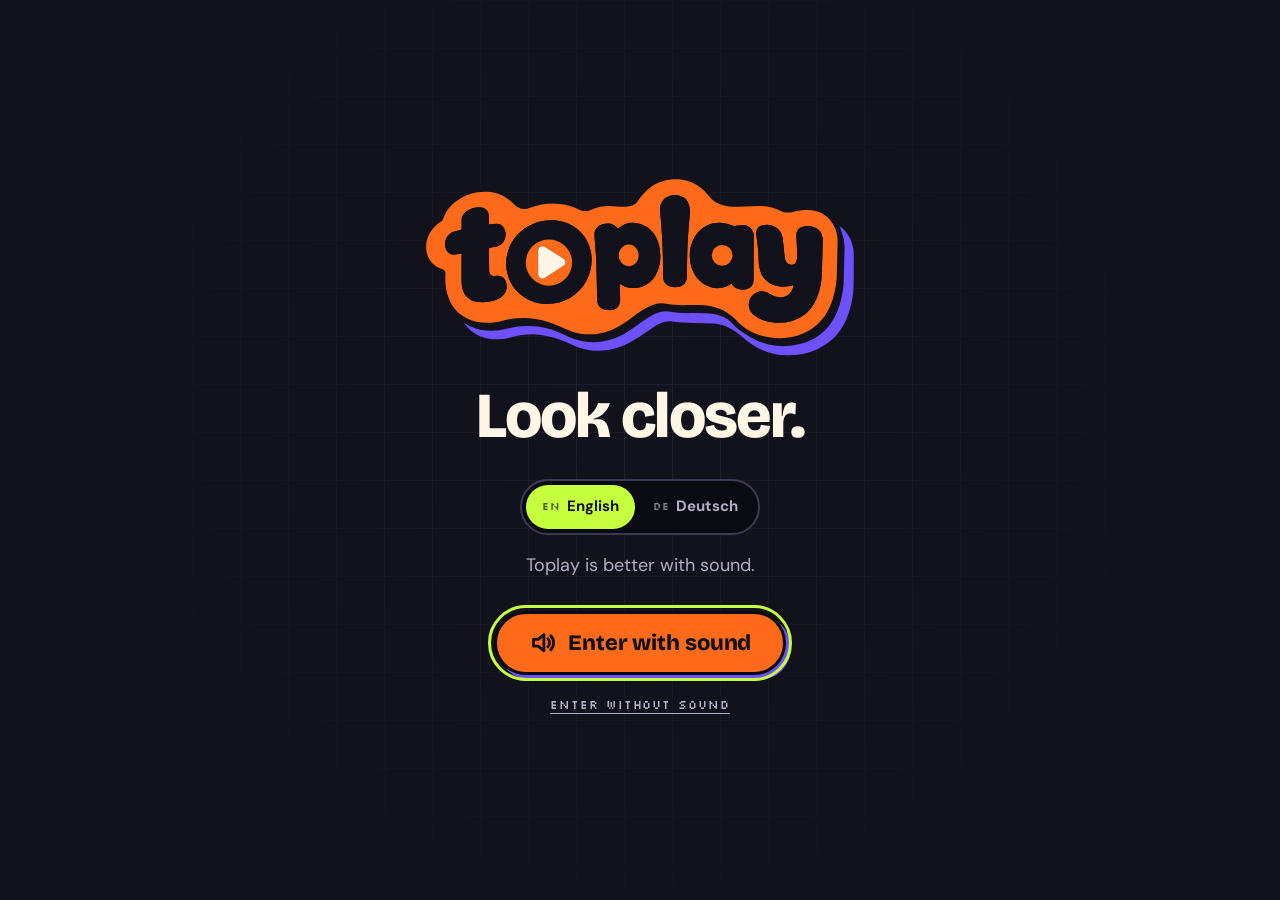
<file: index.html>
<!doctype html>
<html lang="en">
<head>
<meta charset="utf-8">
<meta name="viewport" content="width=device-width, initial-scale=1, viewport-fit=cover">
<title>Toplay</title>
<meta name="description" content="Toplay is a tiny arcade of language games. In Find It!, spot 20 hidden objects in a room, hear each word and learn it in English or German. Beat the clock.">
<meta name="theme-color" content="#12121C">
<meta property="og:type" content="website">
<meta property="og:title" content="Toplay · Find It!">
<meta property="og:description" content="Toplay is a tiny arcade of language games. In Find It!, spot 20 hidden objects in a room, hear each word and learn it in English or German. Beat the clock.">
<meta property="og:image" content="https://to-play.vercel.app/assets/og.jpg">
<meta property="og:image:width" content="1200">
<meta property="og:image:height" content="630">
<meta property="og:url" content="https://to-play.vercel.app/">
<link rel="canonical" href="https://to-play.vercel.app/">
<meta name="twitter:image" content="https://to-play.vercel.app/assets/og.jpg">
<meta name="twitter:card" content="summary_large_image">
<link rel="icon" href="assets/favicon.svg" type="image/svg+xml">
<link rel="apple-touch-icon" href="assets/icon-180.png">
<link rel="manifest" href="manifest.webmanifest">
<meta name="apple-mobile-web-app-capable" content="yes">
<meta name="mobile-web-app-capable" content="yes">
<meta name="apple-mobile-web-app-status-bar-style" content="black-translucent">
<link rel="preload" href="assets/fonts/bricolage-grotesque.woff2" as="font" type="font/woff2" crossorigin>
<link rel="preload" href="assets/fonts/dm-sans.woff2" as="font" type="font/woff2" crossorigin>
<link rel="preload" href="data/levels.json" as="fetch" crossorigin>
<link rel="stylesheet" href="app.css">
<script src="app.js" defer></script>
</head>
<body>
<div class="loader" id="loader" role="status" aria-live="polite">
  <div>
    <svg class="loader-mark" viewBox="0 0 512 512" aria-hidden="true"><use href="#mark" width="512" height="512"/></svg>
    <div class="loader-pct" id="loaderPct">00%</div>
    <div class="loader-bar"><i id="loaderBar"></i></div>
    <div class="loader-msg" id="loaderMsg">Dusting off the room…</div>
  </div>
</div>

<div class="gate" id="gate" hidden>
  <div>
    <svg class="gate-logo" viewBox="0 0 1711 733" role="img" aria-label="toplay"><use href="#logo" width="1711" height="733"/></svg>
    <h1 class="sr">Toplay</h1><p class="gate-line">Look closer.</p>
    <div class="gate-lang" data-lang-slot="gate"></div>
    <p>Toplay is better with sound.</p>
    <div class="gate-actions">
      <button class="btn btn-lg" id="enterSound" type="button" data-cursor="PLAY"><svg class="icon" aria-hidden="true"><use href="#i-sound-on"/></svg>Enter with sound</button>
      <button class="linkbtn" id="enterQuiet" type="button">Enter without sound</button>
    </div>
  </div>
</div>

<div class="intro" id="intro" hidden>
  <canvas id="introCanvas" aria-hidden="true"></canvas>
  <div class="intro-count" id="introCount" aria-hidden="true"></div>
  <div class="intro-title" id="introTitle" hidden>
    <div>
      <svg class="intro-logo" viewBox="0 0 1711 733" role="img" aria-label="toplay"><use href="#logo" width="1711" height="733"/></svg>
      <b>Find It!</b>
    </div>
  </div>
  <button class="btn btn-ghost btn-sm intro-skip" id="introSkip" type="button">Skip intro</button>
</div>

<div class="wipe" id="wipe" aria-hidden="true"></div>

<header class="site-header" id="siteHeader">
  <div class="hdr-left" id="hdrLeft"></div>
  <a class="blob-wrap" id="homeLink" href="#home" aria-label="Toplay home" data-cursor="HOME">
    <svg class="hdr-logo" viewBox="0 0 1711 733" aria-hidden="true"><use href="#logo" width="1711" height="733"/></svg>
  </a>
  <div class="hdr-right">
    <div data-lang-slot="header"></div>
    <button class="ibtn sound-toggle" type="button" aria-label="Mute sound" title="Sound (M)"><span class="eq" aria-hidden="true"><i></i><i></i><i></i><i></i></span></button>
    <button class="menu-tab" id="menuOpen" type="button" aria-label="Open menu" aria-controls="menu" aria-expanded="false"><span class="t">Menu</span><svg class="icon" aria-hidden="true"><use href="#i-menu"/></svg></button>
  </div>
</header>

<div class="menu" id="menu" role="dialog" aria-modal="true" aria-label="Menu" hidden>
  <div class="menu-top">
    <span class="label">Toplay · Menu</span>
    <button class="ibtn" id="menuClose" type="button" aria-label="Close menu"><svg class="icon" aria-hidden="true"><use href="#i-close"/></svg></button>
  </div>
  <nav aria-label="Main">
    <button type="button" data-go="home">Home</button>
    <button type="button" data-go="play">Play Find It!<small id="menuLv">Lv 1</small></button>
    <button type="button" data-go="levels">Levels</button>
    <button type="button" data-go="story">Story mode</button>
  </nav>
  <div class="menu-foot">
    <div data-lang-slot="menu"></div>
    <div class="toggles">
      <button class="btn btn-ghost btn-sm" type="button" data-toggle="music" aria-pressed="true">Music on</button>
      <button class="btn btn-ghost btn-sm" type="button" data-toggle="sfx" aria-pressed="true">Effects on</button>
      <button class="btn btn-ghost btn-sm" type="button" data-toggle="voice" aria-pressed="true">Words on</button>
    </div>
    <span>Press <b>M</b> to mute · Made by <a href="https://www.linkedin.com/in/kyrillos404/" target="_blank" rel="noopener">kyrillos404</a></span>
  </div>
</div>

<main id="main">
  <!-- HOME -->
  <section class="view" id="view-home" data-view="home" hidden>
    <div class="hero" id="hero">
      <canvas id="heroDepth" aria-hidden="true"></canvas>
      <canvas id="heroCanvas" aria-hidden="true"></canvas>
      <div class="hero-veil" aria-hidden="true"></div>
      <div class="hero-copy">
        <div class="wrap">
          <span class="badge warm" id="heroWarm" aria-live="polite">Warm-up · Find 3 hidden play buttons</span>
          <h1>Look closer<span class="dot">.</span></h1>
          <p>Find 20 hidden things. Learn 20 English words. Beat the clock.</p>
          <div class="hero-actions">
            <button class="btn btn-lg" id="heroPlay" type="button" data-go="play" data-cursor="PLAY"><svg class="icon" aria-hidden="true"><use href="#i-play"/></svg>Play Find It!</button>
            <button class="btn btn-ghost" type="button" data-go="how">How to play</button>
          </div>
        </div>
      </div>
      <div class="hero-hint" aria-hidden="true">
        <span class="label">Warm up your eyes</span>
        <span class="label">3 play buttons are hiding up here</span>
      </div>
    </div>

    <div class="marquee" aria-hidden="true"><div class="marquee-track">
      <span>LET'S PLAY<b></b>FIND IT!<b></b>20 WORDS<b></b>10 MINUTES<b></b>LOOK CLOSER<b></b>LET'S PLAY<b></b>FIND IT!<b></b>20 WORDS<b></b>10 MINUTES<b></b>LOOK CLOSER<b></b></span>
      <span>LET'S PLAY<b></b>FIND IT!<b></b>20 WORDS<b></b>10 MINUTES<b></b>LOOK CLOSER<b></b>LET'S PLAY<b></b>FIND IT!<b></b>20 WORDS<b></b>10 MINUTES<b></b>LOOK CLOSER<b></b></span>
    </div></div>

    <section class="section" id="games" aria-labelledby="games-h">
      <div class="wrap">
        <div class="sec-head">
          <div><span class="label">The arcade</span><h2 id="games-h">Pick a game</h2></div>
          <p id="gamesOpen">One room is open today. More games and rooms are being built right now.</p>
        </div>
        <div class="games">
          <article class="gcard main" data-cursor="PLAY">
            <div class="gcard-art"><img src="assets/levels/1-cover.webp" alt="" loading="lazy" width="640" height="357"><span class="mystery-q" aria-hidden="true">?</span><span class="badge badge-blaze">Hidden objects</span></div>
            <div class="gcard-body">
              <h3>Find It!</h3>
              <p>A playroom after a very busy afternoon. Twenty things are hiding in the mess, and each one is an English word to learn.</p>
              <div class="gcard-row">
                <div class="gcard-stats" id="homeStats"><span class="badge">20 words</span><span class="badge">10:00</span></div>
                <button class="btn" type="button" data-go="play"><svg class="icon" aria-hidden="true"><use href="#i-play"/></svg>Play now</button>
              </div>
            </div>
          </article>
          <div class="games-side">
            <article class="gcard soon" data-cursor="SOON">
              <div class="gcard-body">
                <div class="soon-art"><svg class="icon" aria-hidden="true"><use href="#i-lock"/></svg></div>
                <h3>Word Pop</h3>
                <span class="stamp">Coming soon</span>
              </div>
            </article>
            <article class="gcard soon" data-cursor="SOON">
              <div class="gcard-body">
                <div class="soon-art"><svg class="icon" aria-hidden="true"><use href="#i-lock"/></svg></div>
                <h3>Memory Match</h3>
                <span class="stamp">Coming soon</span>
              </div>
            </article>
          </div>
        </div>
      </div>
    </section>

    <section class="section" id="how" aria-labelledby="how-h">
      <div class="wrap">
        <div class="sec-head">
          <div><span class="label">How to play</span><h2 id="how-h">Three moves to win, one to learn</h2></div>
          <p>Every room works the same way. Use your eyes, not your luck.</p>
        </div>
        <div class="steps">
          <div class="step">
            <div class="step-art"><div class="art-dots" id="artDots"></div><div class="art-lens"></div></div>
            <span class="step-num">01</span>
            <h3>Look closer</h3>
            <p>Scan the room. Zoom in with the buttons, a pinch or the mouse wheel. Drag to move around.</p>
          </div>
          <div class="step">
            <div class="step-art"><div class="art-tap"></div><span class="art-tap-word">found!</span></div>
            <span class="step-num">02</span>
            <h3>Tap to find</h3>
            <p>Tap an object from the word list. It lights up and its word is crossed off. Every 5 wrong taps cost 10 seconds.</p>
          </div>
          <div class="step">
            <div class="step-art"><div class="art-clock" id="artClock">10:00</div><div class="art-bar"><i></i></div></div>
            <span class="step-num">03</span>
            <h3>Beat the clock</h3>
            <p>Find all 20 before time runs out. Stuck? Help shows you one object, then needs 15 seconds to recharge.</p>
          </div>
          <div class="step step-say">
            <div class="step-art"><div class="art-say"><span class="art-say-word">der Apfel</span><svg class="icon" aria-hidden="true"><use href="#i-sound-on"/></svg><i></i><i></i></div></div>
            <span class="step-num">04</span>
            <h3>Listen and learn</h3>
            <p>Tap any word in the list to hear it. Tap an object you already found to hear its word again.</p>
          </div>
        </div>
        <div class="rules">
          <div class="rule"><b>20</b><span>words per room</span></div>
          <div class="rule"><b>10:00</b><span>minutes on the clock</span></div>
          <div class="rule"><b>15s</b><span>between each help</span></div>
          <div class="rule"><b>−10s</b><span>for every 5 misses</span></div>
          <div class="rule"><b>★★★</b><span>for 3,200 points or more</span></div>
        </div>
      </div>
    </section>

    <section class="section" id="story" aria-labelledby="story-h">
      <div class="wrap story">
        <div class="story-text">
          <span class="label">Story mode</span>
          <h2 class="story-h" id="story-h">Where things go to hide</h2>
          <p><strong>Toplay is a small arcade of browser games</strong> that you play with your eyes and your head. No downloads, no accounts, just tap and play.</p>
          <p>The first room, The Toy Room, is a playroom after a very busy afternoon. Every object you find is an everyday English word, so a few minutes of play leave you with twenty words you will not forget.</p>
          <div class="credits">
            <span class="label">Credits</span>
            <span>Designed by <a href="https://www.linkedin.com/in/kyrillos404/" target="_blank" rel="noopener">kyrillos404</a>. Built with Claude, an AI assistant. Music and sound effects composed in code for Toplay.</span>
          </div>
        </div>
        <div class="story-card" aria-hidden="true">
          <span class="label">Room 01</span>
          <span class="big">The Toy Room</span>
          <span class="label">20 objects · 10 minutes · a lot of mess</span>
        </div>
      </div>
    </section>
  </section>

  <!-- LEVELS -->
  <section class="view" id="view-levels" data-view="levels" hidden>
    <div class="wrap">
      <div class="levels-head">
        <span class="label">Find It! · Levels</span>
        <h1>Choose a room<span>.</span></h1>
        <div class="progress-row">
          <div class="progress" role="img" id="levelsProgressBar" aria-label="1 of 3 rooms unlocked"><i style="width:33%"></i></div>
          <span class="badge" id="levelsUnlocked">1 / 3 rooms unlocked</span>
          <span class="badge badge-zest" id="levelsStars">★ 0 / 9</span>
        </div>
      </div>
      <div class="level-grid" id="levelGrid"></div>
      <div class="banner">
        <p id="levelsMore">More rooms are on their way. Come back soon!</p>
        <button class="btn btn-ghost btn-sm" type="button" data-go="home">Back home</button>
      </div>
    </div>
  </section>

  <!-- 404 -->
  <section class="view" id="view-lost" data-view="lost" hidden>
    <div class="wrap lost">
      <span class="label">Error 404</span>
      <h1>This page is hiding too.</h1>
      <p>Move your lens around the dark room and tap the lost page.</p>
      <div class="lost-room" id="lostRoom" data-cursor="LENS">
        <div class="floor"></div>
        <div id="lostJunk"></div>
        <button class="hidden-404" id="lost404" type="button" aria-label="The lost page">404</button>
        <div class="dark"></div>
        <div class="found-msg" id="lostFound" hidden><div><b>Found it!</b><button class="btn" type="button" data-go="home"><svg class="icon" aria-hidden="true"><use href="#i-home"/></svg>Take me home</button></div></div>
      </div>
    </div>
  </section>
</main>

<footer class="site-footer" id="siteFooter">
  <div class="wrap foot">
    <a class="foot-logo" href="#home" data-go-link="home" aria-label="Toplay home"><svg class="foot-logo-svg" viewBox="0 0 1711 733" aria-hidden="true"><use href="#logo" width="1711" height="733"/></svg></a>
    <nav aria-label="Footer">
      <button type="button" data-go="play">Play</button>
      <button type="button" data-go="levels">Levels</button>
      <button type="button" data-go="how">How to play</button>
      <button type="button" data-go="story">About</button>
    </nav>
    <div class="foot-by">
      <span>Designed by <a href="https://www.linkedin.com/in/kyrillos404/" target="_blank" rel="noopener">kyrillos404</a> · Built with Claude</span>
      <span>© 2026 Toplay</span>
    </div>
  </div>
</footer>

<!-- GAME -->
<div class="game" id="game" hidden>
  <div class="game-hud">
    <div class="hud-left">
      <button class="ibtn" id="gPause" type="button" aria-label="Pause (Esc)" title="Pause (Esc)"><svg class="icon" aria-hidden="true"><use href="#i-pause"/></svg></button>
      <div class="hud-title"><span class="label" id="gRoomNo">Room 1</span><b id="gRoomName">The Toy Room</b></div>
    </div>
    <div class="hud-center">
      <div class="timer" id="gTimer" role="timer" aria-label="10:00 left">
        <svg class="icon" aria-hidden="true"><use href="#i-timer"/></svg>
        <span class="timer-time" id="gTime">10:00</span>
        <span class="timer-side"><span class="timer-bar"><i id="gTimeBar" style="width:100%"></i></span><span class="miss-dots" id="gMissDots" aria-label="0 of 5 misses before a penalty"><i></i><i></i><i></i><i></i><i></i></span></span>
      </div>
    </div>
    <div class="hud-right">
      <span class="badge found-chip" id="gFoundChip">0 / 20</span>
      <button class="ibtn sound-toggle hud-sound" type="button" aria-label="Mute sound" title="Sound (M)"><span class="eq" aria-hidden="true"><i></i><i></i><i></i><i></i></span></button>
      <button class="ibtn" id="gFull" type="button" aria-label="Full screen (F)" title="Full screen (F)"><svg class="icon" aria-hidden="true"><use href="#i-expand"/></svg></button>
    </div>
  </div>
  <div class="game-body">
    <div class="stage" id="gStage" data-cursor="LENS" aria-label="The Toy Room. Tap hidden objects.">
      <div class="scene" id="gScene"><img id="gImg" alt="A cluttered children's toy room" draggable="false"><div class="marks" id="gMarks"></div></div>
      <div class="ctl-hint" id="gCtlHint">Drag to move · Pinch or scroll to zoom · Tap to find</div>
      <div class="stage-tools">
        <button class="ibtn ibtn-sm" id="gZoomIn" type="button" aria-label="Zoom in (+)"><svg class="icon" aria-hidden="true"><use href="#i-zoom-in"/></svg></button>
        <button class="ibtn ibtn-sm" id="gZoomOut" type="button" aria-label="Zoom out (−)"><svg class="icon" aria-hidden="true"><use href="#i-zoom-out"/></svg></button>
      </div>
      <div class="help-wrap">
        <button class="help" id="gHelp" type="button" aria-label="Help: show one hidden object (H)" data-cursor="HELP"><svg class="icon" aria-hidden="true"><use href="#i-help"/></svg></button>
        <span class="help-cap" id="gHelpCap">Help</span>
      </div>
      <div class="toasts" id="gToasts" aria-live="polite"></div>
    </div>
    <aside class="words" id="gWords" aria-label="Words to find">
      <div class="words-head"><span class="label">Find these</span><b id="gLeft" aria-live="polite">20 left</b><span class="words-say"><svg class="icon" aria-hidden="true"><use href="#i-sound-on"/></svg>Tap a word to hear it</span>
        <button class="grab" id="gGrab" type="button" aria-expanded="false" aria-controls="gWordList"><svg class="icon" aria-hidden="true"><use href="#i-levels"/></svg><span>All words</span></button></div>
      <ul id="gWordList"></ul>
    </aside>
  </div>
  <div id="gOverlay"></div>
  <canvas class="confetti" id="gConfetti" hidden></canvas>
</div>

<svg width="0" height="0" style="position:absolute" aria-hidden="true">
  <defs>
    <symbol id="logo" viewBox="150 609 1711 733"><path fill="#6E50FF" d="M1781.57,817.55c-1.42-1.29.56-2.7,1.42-1.18-.1.41.27.77.65.52,17.19,11.81,30.05,28.64,39.37,48.16,8.16,18.95,13.79,38.58,13.77,59.76l-.15,110.4c-.06,41.64-6.77,81.42-19.99,120.61-21.28,63.14-60.44,110.27-121.31,138.16-36.23,16.6-74.5,23.56-114.64,23.86-59.74.44-114.77-20.48-160.78-57.84l-32.76-26.6c-27.24-22.12-58.03-36-93.42-39.46l-78.28-1.96c-28.05-.7-54.47-1.55-82.08-5.87-21.95-3.43-42.9,3.68-62.25,13.82l-56.66,37.89c-30.66,20.5-60.69,39.96-96.06,51.04-60.15,18.84-122.95,14.84-179.6-12.88-43.4-21.23-88.25-35.71-136.68-39.17-32.17-2.3-61.43,1.6-92.04,10.4-31.63,9.09-64.67,10.98-96.78,5.21-37.69-6.78-69.27-27.04-90.1-57.67-.27-.4-.73-.73-1.01-.85-1.4-1.27.53-2.73,1.45-1.23,0,.3.25.49.48.31,21.22,9.94,43.58,16.75,67.95,18.5,31.17,2.67,61.01-1.62,90.98-9.68,57.15-15.37,128.9-9.18,183.24,14.19l57.09,24.56c56.26,22.13,116.58,21.28,172.8-.49,19.4-7.51,37.1-15.94,54.02-28.01l54.17-38.64c33.23-23.71,63.13-43.92,105.29-35.53,21.88,4.35,43.39,5.63,65.71,5.51l51.28-.26c52.41-.27,99.75,10.52,135.87,49.36,46.17,49.64,109.31,77.14,177.08,79.29,96.49,3.06,182.71-45.16,222.35-134.09,18.64-41.83,26.92-86.22,29.78-132.13l2.17-114.38c.48-25.5-2.3-49.82-11.33-72.78-.25-.35-.73-.7-1.02-.83Z"/><path fill="#12121C" stroke="#12121C" stroke-width="22" stroke-linejoin="round" transform="translate(8 10)" d="M768.39,1232.71c-25.25-4.79-46.6-13.96-68.92-24.45-32.11-15.09-64.28-26.49-99.47-31.77-43.63-6.55-86-4.57-128.47,6.87-33.81,9.11-67.75,11.15-101.69,4.04-55.43-11.6-97.61-50.97-112.97-105.25-7.47-26.41-9.65-52.76-7.89-80.59.53-8.38-2.67-16.19-11.27-18.62-38.05-10.72-63.38-43.94-63.96-83.99-.55-37.98,18.43-71.5,48.47-94.52,5.01-3.84,13.95-7.61,16.2-13.83,8.35-23.06,19.45-43.43,37.96-60.1,36.98-33.31,84.79-51.09,134.88-48.82,41.01,1.86,76.94,19.35,104.26,49.07,17.05,18.55,39.61,22.62,62.78,13.64,62.11-24.05,132.11-23.24,191.81,7.49,13.75,7.08,30,7.49,44.07.86,59.51-28.06,102.63-9.65,137.5-12.94,15.17-1.43,33.36-5.28,42.59-18.32,15.73-22.24,31.15-42.75,53.97-58.43,42.58-29.26,95.87-37.4,145.67-22.27,32.32,9.82,58.84,30.12,78.69,57.1,13.84,18.82,32.34,30.59,55.23,36.45,19.23,4.92,38.74,6.58,59.04,5.92l83.2-2.69c29.8-.96,56.73,6.28,82.96,19.53,15.87,8.02,34.42,7.06,51.07,2.41,64.65-18.03,133.03-3.16,158.66,61.8,7,17.74,11.75,35.84,11.27,55.49l-3.52,141.89c-3.05,37.64-10.56,72.85-25.21,107.29-23.95,56.3-70.17,98.52-129.36,115.7-79.56,23.09-174.5,4.52-231.98-56.38-57.69-61.11-114.77-65.02-197.29-62.52-29.02.88-56.15-1.32-84.49-6.45-41.67-7.55-85.01,22.82-118.49,47.49-21.43,15.79-41.7,30.88-65.22,43.6-46.06,24.89-97.46,35.27-150.06,25.29Z"/><path fill="#12121C" stroke="#12121C" stroke-width="22" stroke-linejoin="round" transform="translate(16 20)" d="M768.39,1232.71c-25.25-4.79-46.6-13.96-68.92-24.45-32.11-15.09-64.28-26.49-99.47-31.77-43.63-6.55-86-4.57-128.47,6.87-33.81,9.11-67.75,11.15-101.69,4.04-55.43-11.6-97.61-50.97-112.97-105.25-7.47-26.41-9.65-52.76-7.89-80.59.53-8.38-2.67-16.19-11.27-18.62-38.05-10.72-63.38-43.94-63.96-83.99-.55-37.98,18.43-71.5,48.47-94.52,5.01-3.84,13.95-7.61,16.2-13.83,8.35-23.06,19.45-43.43,37.96-60.1,36.98-33.31,84.79-51.09,134.88-48.82,41.01,1.86,76.94,19.35,104.26,49.07,17.05,18.55,39.61,22.62,62.78,13.64,62.11-24.05,132.11-23.24,191.81,7.49,13.75,7.08,30,7.49,44.07.86,59.51-28.06,102.63-9.65,137.5-12.94,15.17-1.43,33.36-5.28,42.59-18.32,15.73-22.24,31.15-42.75,53.97-58.43,42.58-29.26,95.87-37.4,145.67-22.27,32.32,9.82,58.84,30.12,78.69,57.1,13.84,18.82,32.34,30.59,55.23,36.45,19.23,4.92,38.74,6.58,59.04,5.92l83.2-2.69c29.8-.96,56.73,6.28,82.96,19.53,15.87,8.02,34.42,7.06,51.07,2.41,64.65-18.03,133.03-3.16,158.66,61.8,7,17.74,11.75,35.84,11.27,55.49l-3.52,141.89c-3.05,37.64-10.56,72.85-25.21,107.29-23.95,56.3-70.17,98.52-129.36,115.7-79.56,23.09-174.5,4.52-231.98-56.38-57.69-61.11-114.77-65.02-197.29-62.52-29.02.88-56.15-1.32-84.49-6.45-41.67-7.55-85.01,22.82-118.49,47.49-21.43,15.79-41.7,30.88-65.22,43.6-46.06,24.89-97.46,35.27-150.06,25.29Z"/><path fill="#12121C" stroke="#12121C" stroke-width="22" stroke-linejoin="round" d="M768.39,1232.71c-25.25-4.79-46.6-13.96-68.92-24.45-32.11-15.09-64.28-26.49-99.47-31.77-43.63-6.55-86-4.57-128.47,6.87-33.81,9.11-67.75,11.15-101.69,4.04-55.43-11.6-97.61-50.97-112.97-105.25-7.47-26.41-9.65-52.76-7.89-80.59.53-8.38-2.67-16.19-11.27-18.62-38.05-10.72-63.38-43.94-63.96-83.99-.55-37.98,18.43-71.5,48.47-94.52,5.01-3.84,13.95-7.61,16.2-13.83,8.35-23.06,19.45-43.43,37.96-60.1,36.98-33.31,84.79-51.09,134.88-48.82,41.01,1.86,76.94,19.35,104.26,49.07,17.05,18.55,39.61,22.62,62.78,13.64,62.11-24.05,132.11-23.24,191.81,7.49,13.75,7.08,30,7.49,44.07.86,59.51-28.06,102.63-9.65,137.5-12.94,15.17-1.43,33.36-5.28,42.59-18.32,15.73-22.24,31.15-42.75,53.97-58.43,42.58-29.26,95.87-37.4,145.67-22.27,32.32,9.82,58.84,30.12,78.69,57.1,13.84,18.82,32.34,30.59,55.23,36.45,19.23,4.92,38.74,6.58,59.04,5.92l83.2-2.69c29.8-.96,56.73,6.28,82.96,19.53,15.87,8.02,34.42,7.06,51.07,2.41,64.65-18.03,133.03-3.16,158.66,61.8,7,17.74,11.75,35.84,11.27,55.49l-3.52,141.89c-3.05,37.64-10.56,72.85-25.21,107.29-23.95,56.3-70.17,98.52-129.36,115.7-79.56,23.09-174.5,4.52-231.98-56.38-57.69-61.11-114.77-65.02-197.29-62.52-29.02.88-56.15-1.32-84.49-6.45-41.67-7.55-85.01,22.82-118.49,47.49-21.43,15.79-41.7,30.88-65.22,43.6-46.06,24.89-97.46,35.27-150.06,25.29Z"/><path fill="#FF6B1A" d="M768.39,1232.71c-25.25-4.79-46.6-13.96-68.92-24.45-32.11-15.09-64.28-26.49-99.47-31.77-43.63-6.55-86-4.57-128.47,6.87-33.81,9.11-67.75,11.15-101.69,4.04-55.43-11.6-97.61-50.97-112.97-105.25-7.47-26.41-9.65-52.76-7.89-80.59.53-8.38-2.67-16.19-11.27-18.62-38.05-10.72-63.38-43.94-63.96-83.99-.55-37.98,18.43-71.5,48.47-94.52,5.01-3.84,13.95-7.61,16.2-13.83,8.35-23.06,19.45-43.43,37.96-60.1,36.98-33.31,84.79-51.09,134.88-48.82,41.01,1.86,76.94,19.35,104.26,49.07,17.05,18.55,39.61,22.62,62.78,13.64,62.11-24.05,132.11-23.24,191.81,7.49,13.75,7.08,30,7.49,44.07.86,59.51-28.06,102.63-9.65,137.5-12.94,15.17-1.43,33.36-5.28,42.59-18.32,15.73-22.24,31.15-42.75,53.97-58.43,42.58-29.26,95.87-37.4,145.67-22.27,32.32,9.82,58.84,30.12,78.69,57.1,13.84,18.82,32.34,30.59,55.23,36.45,19.23,4.92,38.74,6.58,59.04,5.92l83.2-2.69c29.8-.96,56.73,6.28,82.96,19.53,15.87,8.02,34.42,7.06,51.07,2.41,64.65-18.03,133.03-3.16,158.66,61.8,7,17.74,11.75,35.84,11.27,55.49l-3.52,141.89c-3.05,37.64-10.56,72.85-25.21,107.29-23.95,56.3-70.17,98.52-129.36,115.7-79.56,23.09-174.5,4.52-231.98-56.38-57.69-61.11-114.77-65.02-197.29-62.52-29.02.88-56.15-1.32-84.49-6.45-41.67-7.55-85.01,22.82-118.49,47.49-21.43,15.79-41.7,30.88-65.22,43.6-46.06,24.89-97.46,35.27-150.06,25.29ZM1170.98,1045.81c11.13-7.08,17.04-19.97,17.03-33.17-.06-80.57,2.54-159.73,11.03-239.78,2.7-25.46-2.25-54.38-23.06-68.13-21.3-14.07-49.76-13.82-70.72.91-15.42,10.84-23.31,29.2-21.76,47.87l5.31,64.14c5.41,65.3,6.32,129.48,6.53,195.02.06,19.83,12.6,35.24,31.7,39.02,14.54,2.88,30.43,2.71,43.95-5.88ZM482.96,1028.56c-7.05-16.32-23.45-22.28-39.54-19.17-6.41,1.24-12.85.81-17.66-3.59-3.25-2.97-6.81-9.08-6.89-15.41l-1.01-84.62c-.1-8.72,23.61-5.87,40.35-14.36,18.19-9.22,25.96-29.09,24.45-49.02-1.48-19.56-16.08-37.2-35.95-35.57l-28.39,2.33-.97-36.06c-.44-16.42-13.17-28.24-29.48-29.99-37.16-3.99-76.26,19.02-76.15,48.6l.12,32.14c.01,3.64-1.61,6.49-5.34,7.3l-23.78,5.16c-24.78,8.34-38.53,32.22-35.01,58,1.54,11.24,7.5,21.12,15.28,26.32,18.38,12.27,32.66.45,48.65,3.14l-.21,98.54c-.03,14.18.8,27.07,4.89,40.43,7.63,24.93,27.52,43.29,53.73,47.32,29.97,4.6,59.81.23,86.99-13.02,25.37-12.37,37.34-42,25.91-68.49ZM797.05,1028.33c19.03-35.8,25.12-76.74,16.62-116.66-11.58-54.36-50.67-96.48-104.59-111.93-57.44-16.46-121.15-2.6-166.76,36.51-39.85,34.17-60.88,85.71-56.82,137.53,3.98,50.84,30.86,95.43,74.15,121.19,84.09,50.03,192.28,18.23,237.4-66.63ZM916.4,1132.58c9.89-8.3,12.28-21.19,11.95-33.31l-1.65-59.87,19.25,10.77c58.17,21.73,117.07-12.71,133.01-74.86,17.84-69.57-6.05-154.26-79.93-170.27-29.18-6.32-58.26.29-80.32,21.43-11.93-22.55-38.2-24.78-62.04-17.15-18.81,6.53-29.76,23.38-28.27,43.29l6.98,92.98,3.67,158.25c.51,21.8,16.52,36.49,37.17,38.05,14.01,1.06,28.6.41,40.19-9.32ZM1432.12,1055.46c9.79-6.08,15.18-18.84,15.2-30.14l.26-173.96c.02-13.34-7.23-24.16-16.24-31.43-17.85-14.4-41.08-7.57-59.13-3.76-32.57-13.46-66.9-20.42-103.79-3.81-67,30.16-84.62,116.79-56.45,179.61,26.3,58.64,98.26,85.12,150.35,47.18,10.25,25.34,48.71,29.4,69.79,16.32ZM1692.82,1096c13.09-30.78,19.11-63.03,20-96.71l3.37-128.43c.41-15.76-5.67-31.68-17.52-41.68-19.15-16.16-47.95-18.9-69.83-7.03-10.86,5.89-16.2,19.09-15.52,30.76l2.89,49.46c1.4,23.95,3.32,56.51-14.35,62.27-6.84,2.23-14.09,1.39-20.26-2.57-8.22-5.27-12.14-15-13.2-24.95l-7.88-73.87c-4.09-38.32-40.82-60.3-79.41-51-17.16,4.13-25.73,19.8-23.26,37.47,4.4,31.45,8.51,62.03,8.8,94.12.14,15.73,2.18,30.39,6.42,45.17,15.8,55.09,75.75,73.45,129.72,55.4-1.4,11.97-6.03,21.1-12.06,29.67-17.92,25.43-53.99,23.19-81.02,4.87-11.67-7.91-25.01-12.49-39.31-9.46-31.25,6.62-49.65,39.78-38.65,69.82,12.42,33.92,64.45,49.46,100.86,51.81,72.83,4.69,131.61-27.9,160.2-95.12Z"/><path fill="#12121C" d="M1692.82,1096c-28.59,67.22-87.37,99.81-160.2,95.12-36.41-2.35-88.45-17.89-100.86-51.81-11-30.04,7.4-63.2,38.65-69.82,14.29-3.03,27.64,1.55,39.31,9.46,27.03,18.32,63.1,20.57,81.02-4.87,6.04-8.57,10.66-17.7,12.06-29.67-53.97,18.06-113.92-.31-129.72-55.4-4.24-14.78-6.28-29.44-6.42-45.17-.28-32.09-4.4-62.67-8.8-94.12-2.47-17.67,6.09-33.33,23.26-37.47,38.59-9.3,75.32,12.68,79.41,51l7.88,73.87c1.06,9.95,4.98,19.68,13.2,24.95,6.17,3.96,13.42,4.8,20.26,2.57,17.67-5.76,15.75-38.32,14.35-62.27l-2.89-49.46c-.68-11.67,4.65-24.87,15.52-30.76,21.88-11.87,50.68-9.14,69.83,7.03,11.85,10,17.93,25.92,17.52,41.68l-3.37,128.43c-.88,33.68-6.9,65.93-20,96.71Z"/><path fill="#12121C" d="M916.4,1132.58c-11.6,9.73-26.18,10.37-40.19,9.32-20.65-1.56-36.67-16.25-37.17-38.05l-3.67-158.25-6.98-92.98c-1.49-19.91,9.45-36.77,28.27-43.29,23.84-7.63,50.1-5.4,62.04,17.15,22.06-21.14,51.14-27.75,80.32-21.43,73.88,16,97.77,100.69,79.93,170.27-15.94,62.15-74.83,96.59-133.01,74.86l-19.25-10.77,1.65,59.87c.33,12.11-2.06,25.01-11.95,33.31ZM986.21,961.75c18.35-16.4,18.26-45.19,2.05-62.87-12.56-13.7-32.96-15.03-48.08-4.06-19.72,14.31-22.96,42.51-8.02,61.54,13.2,16.81,36.95,20.67,54.04,5.39Z"/><path fill="#12121C" d="M482.96,1028.56c11.44,26.48-.53,56.11-25.91,68.49-27.18,13.25-57.01,17.62-86.99,13.02-26.21-4.03-46.1-22.39-53.73-47.32-4.09-13.36-4.92-26.24-4.89-40.43l.21-98.54c-15.99-2.69-30.27,9.14-48.65-3.14-7.78-5.19-13.74-15.08-15.28-26.32-3.52-25.78,10.22-49.67,35.01-58l23.78-5.16c3.73-.81,5.35-3.66,5.34-7.3l-.12-32.14c-.11-29.59,38.99-52.59,76.15-48.6,16.32,1.75,29.04,13.57,29.48,29.99l.97,36.06,28.39-2.33c19.88-1.63,34.47,16.01,35.95,35.57,1.51,19.93-6.26,39.79-24.45,49.02-16.74,8.49-40.45,5.64-40.35,14.36l1.01,84.62c.08,6.33,3.64,12.43,6.89,15.41,4.81,4.41,11.25,4.83,17.66,3.59,16.09-3.11,32.49,2.85,39.54,19.17Z"/><path fill="#12121C" d="M1432.12,1055.46c-21.08,13.09-59.54,9.02-69.79-16.32-52.1,37.94-124.05,11.46-150.35-47.18-28.17-62.81-10.56-149.45,56.45-179.61,36.89-16.61,71.22-9.65,103.79,3.81,18.04-3.81,41.28-10.64,59.13,3.76,9.01,7.27,16.26,18.09,16.24,31.43l-.26,173.96c-.02,11.3-5.41,24.06-15.2,30.14ZM1365.51,929.57c0-22.32-18.1-40.41-40.43-40.41s-40.43,18.09-40.43,40.41,18.1,40.41,40.43,40.41,40.43-18.09,40.43-40.41Z"/><path fill="#12121C" d="M1170.98,1045.81c-13.52,8.59-29.41,8.76-43.95,5.88-19.1-3.78-31.64-19.19-31.7-39.02-.21-65.54-1.12-129.71-6.53-195.02l-5.31-64.14c-1.55-18.67,6.35-37.03,21.76-47.87,20.96-14.74,49.42-14.99,70.72-.91,20.81,13.75,25.76,42.67,23.06,68.13-8.49,80.05-11.09,159.21-11.03,239.78,0,13.2-5.9,26.09-17.03,33.17Z"/><path fill="#FF6B1A" d="M986.21,961.75c-17.09,15.28-40.84,11.41-54.04-5.39-14.94-19.03-11.7-47.23,8.02-61.54,15.12-10.97,35.52-9.64,48.08,4.06,16.21,17.68,16.29,46.47-2.05,62.87Z"/><ellipse fill="#FF6B1A" cx="1325.07" cy="929.57" rx="40.43" ry="40.41"/><path fill="#12121C" d="M797.05,1028.33c-45.12,84.87-153.31,116.67-237.4,66.63-43.29-25.76-70.17-70.35-74.15-121.19-4.06-51.81,16.97-103.35,56.82-137.53,45.61-39.11,109.32-52.97,166.76-36.51,53.92,15.45,93.01,57.57,104.59,111.93,8.5,39.91,2.41,80.86-16.62,116.66ZM741.26,957.2c0-49.62-40.24-89.84-89.88-89.84s-89.88,40.22-89.88,89.84,40.24,89.84,89.88,89.84,89.88-40.22,89.88-89.84Z"/><path fill="#FF6B1A" d="M741.26,957.2c0,49.62-40.24,89.84-89.88,89.84s-89.88-40.22-89.88-89.84,40.24-89.84,89.88-89.84,89.88,40.22,89.88,89.84ZM709.37,969.13c5.73-3.7,7.07-10.66,6.34-15.98-.63-4.66-3.94-8.76-8.75-11.79l-70.66-44.51c-5.99-3.77-12.67-3.95-18.58-.59-4.97,2.82-8.41,8.44-8.39,15.73l.19,91.17c.01,6.41,4.14,11.75,8.33,14.05,5.03,2.76,12.13,3.11,17.31-.23l74.21-47.85Z"/><path fill="#FFF6E5" d="M709.37,969.13l-74.21,47.85c-5.18,3.34-12.29,2.99-17.31.23-4.19-2.3-8.31-7.64-8.33-14.05l-.19-91.17c-.02-7.29,3.42-12.91,8.39-15.73,5.91-3.36,12.59-3.18,18.58.59l70.66,44.51c4.81,3.03,8.12,7.13,8.75,11.79.72,5.32-.61,12.28-6.34,15.98Z"/></symbol>
<symbol id="mark" viewBox="0 0 512 512"><path fill="#6E50FF" transform="translate(22 26)" d="M120 46C204 22 330 18 404 54C470 86 484 168 480 256C476 352 448 440 350 466C262 490 152 488 86 440C30 398 28 318 32 238C36 150 56 66 120 46Z"/><path fill="#FF6B1A" stroke="#12121C" stroke-width="16" stroke-linejoin="round" d="M120 46C204 22 330 18 404 54C470 86 484 168 480 256C476 352 448 440 350 466C262 490 152 488 86 440C30 398 28 318 32 238C36 150 56 66 120 46Z"/><g transform="translate(-240.54 -477.24) scale(0.7671)"><path fill="#12121C" d="M797.05,1028.33c-45.12,84.87-153.31,116.67-237.4,66.63-43.29-25.76-70.17-70.35-74.15-121.19-4.06-51.81,16.97-103.35,56.82-137.53,45.61-39.11,109.32-52.97,166.76-36.51,53.92,15.45,93.01,57.57,104.59,111.93,8.5,39.91,2.41,80.86-16.62,116.66ZM741.26,957.2c0-49.62-40.24-89.84-89.88-89.84s-89.88,40.22-89.88,89.84,40.24,89.84,89.88,89.84,89.88-40.22,89.88-89.84Z"/><path fill="#FF6B1A" d="M741.26,957.2c0,49.62-40.24,89.84-89.88,89.84s-89.88-40.22-89.88-89.84,40.24-89.84,89.88-89.84,89.88,40.22,89.88,89.84ZM709.37,969.13c5.73-3.7,7.07-10.66,6.34-15.98-.63-4.66-3.94-8.76-8.75-11.79l-70.66-44.51c-5.99-3.77-12.67-3.95-18.58-.59-4.97,2.82-8.41,8.44-8.39,15.73l.19,91.17c.01,6.41,4.14,11.75,8.33,14.05,5.03,2.76,12.13,3.11,17.31-.23l74.21-47.85Z"/><path fill="#FFF6E5" d="M709.37,969.13l-74.21,47.85c-5.18,3.34-12.29,2.99-17.31.23-4.19-2.3-8.31-7.64-8.33-14.05l-.19-91.17c-.02-7.29,3.42-12.91,8.39-15.73,5.91-3.36,12.59-3.18,18.58.59l70.66,44.51c4.81,3.03,8.12,7.13,8.75,11.79.72,5.32-.61,12.28-6.34,15.98Z"/></g></symbol>
    <symbol id="i-sound-on" viewBox="0 0 24 24" fill="none" stroke="currentColor" stroke-width="2.5" stroke-linecap="round" stroke-linejoin="round"><path d="M4 9h4l5-4v14l-5-4H4z"/><path d="M16.5 8.5a5 5 0 0 1 0 7"/><path d="M19 6a8.5 8.5 0 0 1 0 12"/></symbol>
    <symbol id="i-sound-off" viewBox="0 0 24 24" fill="none" stroke="currentColor" stroke-width="2.5" stroke-linecap="round" stroke-linejoin="round"><path d="M4 9h4l5-4v14l-5-4H4z"/><path d="M16 9l6 6M22 9l-6 6"/></symbol>
    <symbol id="i-help" viewBox="0 0 24 24" fill="none" stroke="currentColor" stroke-width="2.5" stroke-linecap="round" stroke-linejoin="round"><circle cx="10.5" cy="10.5" r="7"/><path d="M15.5 15.5L21 21"/><path d="M8.6 8.8a2 2 0 1 1 2.6 1.9c-.6.2-.7.7-.7 1.3"/><path d="M10.5 14.2v.1"/></symbol>
    <symbol id="i-timer" viewBox="0 0 24 24" fill="none" stroke="currentColor" stroke-width="2.5" stroke-linecap="round" stroke-linejoin="round"><circle cx="12" cy="13" r="8"/><path d="M12 9v4l2.5 2.5M9 2h6"/></symbol>
    <symbol id="i-pause" viewBox="0 0 24 24" fill="none" stroke="currentColor" stroke-width="2.5" stroke-linecap="round"><path d="M8 5v14M16 5v14"/></symbol>
    <symbol id="i-play" viewBox="0 0 24 24" fill="currentColor"><path d="M7 4.5v15l12-7.5z"/></symbol>
    <symbol id="i-star" viewBox="0 0 24 24"><path d="M12 3l2.8 5.9 6.4.7-4.8 4.4 1.3 6.4L12 17.2l-5.7 3.2 1.3-6.4-4.8-4.4 6.4-.7z" fill="currentColor" stroke="#0A0A12" stroke-width="1.5" stroke-linejoin="round"/></symbol>
    <symbol id="i-lock" viewBox="0 0 24 24" fill="none" stroke="currentColor" stroke-width="2.5" stroke-linecap="round" stroke-linejoin="round"><rect x="5" y="11" width="14" height="10" rx="2.5"/><path d="M8 11V8a4 4 0 0 1 8 0v3"/></symbol>
    <symbol id="i-close" viewBox="0 0 24 24" fill="none" stroke="currentColor" stroke-width="2.5" stroke-linecap="round"><path d="M6 6l12 12M18 6L6 18"/></symbol>
    <symbol id="i-menu" viewBox="0 0 24 24" fill="none" stroke="currentColor" stroke-width="2.5" stroke-linecap="round"><path d="M4 7h16M4 12h16M4 17h10"/></symbol>
    <symbol id="i-zoom-in" viewBox="0 0 24 24" fill="none" stroke="currentColor" stroke-width="2.5" stroke-linecap="round" stroke-linejoin="round"><circle cx="10.5" cy="10.5" r="7"/><path d="M21 21l-5.5-5.5M10.5 7.5v6M7.5 10.5h6"/></symbol>
    <symbol id="i-zoom-out" viewBox="0 0 24 24" fill="none" stroke="currentColor" stroke-width="2.5" stroke-linecap="round" stroke-linejoin="round"><circle cx="10.5" cy="10.5" r="7"/><path d="M21 21l-5.5-5.5M7.5 10.5h6"/></symbol>
    <symbol id="i-check" viewBox="0 0 24 24" fill="none" stroke="currentColor" stroke-width="3" stroke-linecap="round" stroke-linejoin="round"><path d="M5 12.5l4.5 4.5L19 7"/></symbol>
    <symbol id="i-replay" viewBox="0 0 24 24" fill="none" stroke="currentColor" stroke-width="2.5" stroke-linecap="round" stroke-linejoin="round"><path d="M4 12a8 8 0 1 0 2.5-5.8"/><path d="M4 4v5h5"/></symbol>
    <symbol id="i-home" viewBox="0 0 24 24" fill="none" stroke="currentColor" stroke-width="2.5" stroke-linecap="round" stroke-linejoin="round"><path d="M4 11l8-7 8 7M6 9.5V20h12V9.5"/></symbol>
    <symbol id="i-expand" viewBox="0 0 24 24" fill="none" stroke="currentColor" stroke-width="2.5" stroke-linecap="round" stroke-linejoin="round"><path d="M4 9V4h5M15 4h5v5M20 15v5h-5M9 20H4v-5"/></symbol>
    <symbol id="i-shrink" viewBox="0 0 24 24" fill="none" stroke="currentColor" stroke-width="2.5" stroke-linecap="round" stroke-linejoin="round"><path d="M9 4v5H4M20 9h-5V4M15 20v-5h5M4 15h5v5"/></symbol>
    <symbol id="i-levels" viewBox="0 0 24 24" fill="none" stroke="currentColor" stroke-width="2.5" stroke-linecap="round" stroke-linejoin="round"><rect x="4" y="4" width="7" height="7" rx="1.5"/><rect x="13" y="4" width="7" height="7" rx="1.5"/><rect x="4" y="13" width="7" height="7" rx="1.5"/><rect x="13" y="13" width="7" height="7" rx="1.5"/></symbol>
    <symbol id="i-rotate" viewBox="0 0 24 24" fill="none" stroke="currentColor" stroke-width="2.5" stroke-linecap="round" stroke-linejoin="round"><rect x="3" y="8" width="18" height="11" rx="2"/><path d="M8 4h5l-2-2M13 4l-2 2"/></symbol>
  </defs>
</svg>

</body>
</html>
</file>
<file: app.css>
/* Fonts live inside the site: faster, private, and not blocked when Google is unreachable. */
@font-face { font-family: "Bricolage Grotesque"; src: url("assets/fonts/bricolage-grotesque.woff2") format("woff2"); font-weight: 200 800; font-stretch: 75% 100%; font-display: swap; }
@font-face { font-family: "DM Sans"; src: url("assets/fonts/dm-sans.woff2") format("woff2"); font-weight: 100 1000; font-display: swap; }
@font-face { font-family: "Silkscreen"; src: url("assets/fonts/silkscreen-400.woff2") format("woff2"); font-weight: 400; font-display: swap; }
@font-face { font-family: "Silkscreen"; src: url("assets/fonts/silkscreen-700.woff2") format("woff2"); font-weight: 700; font-display: swap; }
/* Toplay — Arcade Night. One deliberate dark look across site and game. */
:root {
  --bg: #12121C; --surface: #1C1C2B; --surface-raised: #26263A; --line: #3A3A55; --edge: #0A0A12;
  --ink: #FFF6E5; --ink-muted: #B4AEC8;
  --blaze: #FF6B1A; --blaze-text: #FF8A47; --on-blaze: #12121C;
  --volt: #6E50FF; --volt-text: #A894FF; --on-volt: #FFFFFF;
  --zest: #C6FF3D; --on-zest: #12121C;
  --fault: #FF4D6D; --fault-text: #FF7A8F; --on-fault: #12121C;
  --beacon: #FFD23F; --on-beacon: #12121C;
  --focus: #C6FF3D; --scrim: rgba(10, 10, 18, .76);
  --font-display: "Bricolage Grotesque", "Arial Black", sans-serif;
  --font-pixel: Silkscreen, "Courier New", monospace;
  --font-body: "DM Sans", system-ui, -apple-system, "Segoe UI", sans-serif;
  --space-1: 4px; --space-2: 8px; --space-3: 12px; --space-4: 16px; --space-5: 24px; --space-6: 32px; --space-7: 48px; --space-8: 64px; --space-9: 96px;
  --radius-sm: 8px; --radius-md: 14px; --radius-lg: 24px; --radius-xl: 40px; --radius-pill: 999px;
  --stroke-1: 2px; --stroke-2: 3px; --stroke-3: 4px;
  --pop-sm: 3px 3px 0 #6E50FF; --pop: 5px 5px 0 #6E50FF; --pop-lg: 8px 8px 0 #6E50FF;
  --glow-beacon: 0 0 0 6px rgba(255, 210, 63, .35), 0 0 32px rgba(255, 210, 63, .7);
  --glow-zest: 0 0 0 4px rgba(198, 255, 61, .3), 0 0 24px rgba(198, 255, 61, .55);
  --touch-min: 44px;
  --ease-pop: cubic-bezier(.34, 1.56, .64, 1); --ease-out: cubic-bezier(.22, 1, .36, 1);
  --gutter-l: max(16px, env(safe-area-inset-left, 0px)); --gutter-r: max(16px, env(safe-area-inset-right, 0px));
  --header-h: 96px;
  color-scheme: dark;
}
@media (max-width: 640px) { :root { --header-h: 72px; } }

*, *::before, *::after { box-sizing: border-box; }
html { background: var(--bg); -webkit-text-size-adjust: 100%; }
body { margin: 0; background: var(--bg); color: var(--ink); font-family: var(--font-body); font-size: 16px; line-height: 1.5;
  -webkit-font-smoothing: antialiased; overflow-x: hidden; }
img { max-width: 100%; display: block; }
button { font: inherit; color: inherit; }
a { color: inherit; }
[hidden] { display: none !important; }
.sr { position: absolute; width: 1px; height: 1px; overflow: hidden; clip: rect(0 0 0 0); white-space: nowrap; }
:focus-visible { outline: 3px solid var(--focus); outline-offset: 3px; }
.label { font-family: var(--font-pixel); font-size: 12px; line-height: 16px; letter-spacing: .08em; text-transform: uppercase; color: var(--ink-muted); }
.wrap { width: 100%; max-width: 1200px; margin: 0 auto; padding-left: var(--gutter-l); padding-right: var(--gutter-r); }
body.no-scroll { overflow: hidden; }
.icon { width: 1.25em; height: 1.25em; flex: none; display: inline-block; vertical-align: middle; }

/* ---------- buttons ---------- */
.btn {
  font-family: var(--font-display); font-weight: 800; font-size: 18px; line-height: 20px; letter-spacing: -.005em;
  display: inline-flex; align-items: center; justify-content: center; gap: var(--space-3);
  height: 52px; min-width: var(--touch-min); padding: 0 var(--space-5); text-decoration: none; white-space: nowrap;
  border: var(--stroke-2) solid var(--edge); border-radius: var(--radius-pill);
  background: var(--blaze); color: var(--on-blaze); box-shadow: var(--pop); cursor: pointer;
  user-select: none; -webkit-tap-highlight-color: transparent;
  transition: transform 140ms var(--ease-pop), box-shadow 140ms var(--ease-pop), background 200ms;
}
.btn:hover { transform: translate(-2px, -2px); box-shadow: var(--pop-lg); }
.btn:active { transform: translate(4px, 4px); box-shadow: none; }
.btn-secondary { background: var(--volt); color: var(--on-volt); }
.btn-zest { background: var(--zest); color: var(--on-zest); }
.btn-ghost { background: var(--surface-raised); color: var(--ink); border-color: var(--line); box-shadow: none; }
.btn-ghost:hover { border-color: var(--ink); box-shadow: var(--pop-sm); }
.btn-sm { height: var(--touch-min); padding: 0 var(--space-4); font-size: 16px; }
.btn-lg { height: 64px; padding: 0 var(--space-6); font-size: 22px; }
.btn[disabled] { background: var(--surface-raised); color: var(--ink-muted); border-color: var(--line); cursor: not-allowed; transform: none; box-shadow: none; }
.ibtn {
  width: 52px; height: 52px; flex: none; border-radius: var(--radius-pill); display: inline-grid; place-items: center; padding: 0;
  background: var(--surface-raised); color: var(--ink); border: var(--stroke-2) solid var(--edge); box-shadow: var(--pop-sm);
  font-size: 20px; cursor: pointer; -webkit-tap-highlight-color: transparent;
  transition: transform 140ms var(--ease-pop), box-shadow 140ms var(--ease-pop), background 200ms, opacity 200ms;
}
.ibtn:hover { transform: translate(-2px, -2px) rotate(-6deg); box-shadow: var(--pop); }
.ibtn:active { transform: translate(3px, 3px); box-shadow: none; }
.ibtn-sm { width: var(--touch-min); height: var(--touch-min); font-size: 18px; }
.ibtn[disabled] { opacity: .4; cursor: not-allowed; transform: none; box-shadow: none; }
.linkbtn { background: none; border: 0; padding: var(--space-2); min-height: var(--touch-min); font-family: var(--font-pixel); font-size: 12px; letter-spacing: .08em;
  color: var(--ink-muted); text-transform: uppercase; text-decoration: underline; text-underline-offset: 4px; cursor: pointer; }
.linkbtn:hover { color: var(--ink); }
.badge { font-family: var(--font-pixel); font-size: 12px; line-height: 16px; letter-spacing: .08em; text-transform: uppercase;
  display: inline-flex; align-items: center; gap: var(--space-1); padding: 6px var(--space-3); white-space: nowrap;
  border-radius: var(--radius-sm); border: var(--stroke-1) solid var(--edge); background: var(--surface-raised); color: var(--ink); }
.badge-blaze { background: var(--blaze); color: var(--on-blaze); }
.badge-volt { background: var(--volt); color: var(--on-volt); }
.badge-zest { background: var(--zest); color: var(--on-zest); }
.badge-beacon { background: var(--beacon); color: var(--on-beacon); }

/* sound bars */
.eq { display: inline-flex; align-items: flex-end; gap: 3px; height: 18px; }
.eq i { width: 4px; border-radius: 2px; background: currentColor; transform-origin: bottom; animation: eq 900ms ease-in-out infinite; }
.eq i:nth-child(1) { height: 40%; animation-delay: -200ms; } .eq i:nth-child(2) { height: 100%; animation-delay: -500ms; }
.eq i:nth-child(3) { height: 65%; animation-delay: -100ms; } .eq i:nth-child(4) { height: 85%; animation-delay: -700ms; }
.is-muted .eq i { animation: none; transform: scaleY(.2); }
@keyframes eq { 0%, 100% { transform: scaleY(.35); } 50% { transform: scaleY(1); } }

/* ---------- loader ---------- */
.loader { position: fixed; inset: 0; z-index: 90; background: var(--bg); display: grid; place-items: center; text-align: center; padding: var(--space-5); }
.loader-mark { width: 104px; height: 104px; margin: 0 auto var(--space-5); animation: breathe 2.4s ease-in-out infinite; }
.loader-pct { font-family: var(--font-pixel); font-weight: 700; font-size: 48px; line-height: 1; font-variant-numeric: tabular-nums; }
.loader-msg { margin-top: var(--space-3); font-family: var(--font-pixel); font-size: 12px; letter-spacing: .08em; color: var(--ink-muted); text-transform: uppercase; min-height: 16px; }
.loader-bar { width: min(260px, 70vw); height: 8px; margin: var(--space-4) auto 0; background: var(--surface-raised); border-radius: 4px; overflow: hidden; }
.loader-bar i { display: block; height: 100%; width: 0; background: var(--blaze); transition: width 200ms linear; }
@keyframes breathe { 50% { transform: scale(1.07) rotate(-5deg); } }

/* ---------- wipe transition ---------- */
.wipe { position: fixed; inset: 0; z-index: 85; pointer-events: none; background: var(--blaze); clip-path: circle(0% at 50% 50%); }
.wipe.in { animation: wipe-in 420ms var(--ease-out) forwards; }
.wipe.out { animation: wipe-out 480ms var(--ease-out) forwards; }
@keyframes wipe-in { from { clip-path: circle(0% at var(--wx, 50%) var(--wy, 50%)); } to { clip-path: circle(150% at var(--wx, 50%) var(--wy, 50%)); } }
@keyframes wipe-out { from { clip-path: circle(150% at 50% 50%); } to { clip-path: circle(0% at 50% 50%); } }

/* ---------- gate + intro ---------- */
.gate { position: fixed; inset: 0; z-index: 80; background: var(--bg); display: grid; place-items: center; text-align: center;
  padding: var(--space-6) var(--gutter-r) var(--space-6) var(--gutter-l); overflow: hidden; }
.gate::before { content: ""; position: absolute; inset: 0; background-image: linear-gradient(var(--line) 1px, transparent 1px), linear-gradient(90deg, var(--line) 1px, transparent 1px);
  background-size: 48px 48px; opacity: .35; mask-image: radial-gradient(circle at 50% 45%, #000 0, transparent 70%); -webkit-mask-image: radial-gradient(circle at 50% 45%, #000 0, transparent 70%); }
.gate > div { position: relative; display: grid; justify-items: center; }
.gate-logo { width: min(440px, 82vw); height: auto; animation: logo-bob 3.2s ease-in-out infinite; transform-origin: 50% 60%; }
@keyframes logo-bob { 50% { transform: translateY(-6px) rotate(-1.5deg); } }
.gate .gate-line { margin: var(--space-5) 0 var(--space-2); font-family: var(--font-display); font-weight: 800; font-size: clamp(40px, 7vw, 64px); line-height: .95; letter-spacing: -.03em; color: var(--ink); }
.gate h1 { margin: var(--space-5) 0 var(--space-2); font-family: var(--font-display); font-weight: 800; font-size: clamp(56px, 11vw, 96px); line-height: .9; letter-spacing: -.03em; }
.gate p:not(.gate-line) { margin: 0 0 var(--space-6); color: var(--ink-muted); font-size: 18px; line-height: 28px; }
.gate-actions { display: grid; gap: var(--space-2); justify-items: center; }
.intro { position: fixed; inset: 0; z-index: 79; background: #000; }
.intro canvas { position: absolute; inset: 0; width: 100%; height: 100%; }
.intro-count { position: absolute; inset: 0; display: grid; place-items: center; font-family: var(--font-pixel); font-weight: 700;
  font-size: clamp(120px, 30vw, 260px); color: var(--blaze); pointer-events: none; }
.intro-count span { animation: count-pop 700ms var(--ease-pop) both; }
@keyframes count-pop { 0% { transform: scale(2.2); opacity: 0; } 35% { transform: scale(1); opacity: 1; } 100% { transform: scale(.9); opacity: .0; } }
.intro-skip { position: absolute; right: calc(var(--gutter-r) + 8px); bottom: calc(env(safe-area-inset-bottom, 0px) + 20px); z-index: 2; }
.intro-title { position: absolute; inset: 0; display: grid; place-items: center; text-align: center; pointer-events: none; }
.intro-title div { display: grid; justify-items: center; gap: var(--space-2); animation: slam 700ms var(--ease-pop) both; }
.intro-title svg { width: min(560px, 80vw); height: auto; }
.intro-title b { font-family: var(--font-display); font-weight: 800; font-size: clamp(36px, 7vw, 64px); color: var(--blaze); letter-spacing: -.02em; line-height: 1; }
@keyframes slam { from { transform: scale(2.4) rotate(-6deg); opacity: 0; } to { transform: none; opacity: 1; } }

/* ---------- header ---------- */
.site-header { position: sticky; top: env(safe-area-inset-top, 0px); z-index: 40; height: var(--header-h);
  display: grid; grid-template-columns: 1fr auto 1fr; align-items: center; gap: var(--space-3);
  padding-left: var(--gutter-l); padding-right: 0; background: linear-gradient(var(--bg) 55%, transparent); }
.hdr-left { justify-self: start; display: flex; gap: var(--space-2); align-items: center; min-width: 0; }
.hdr-right { justify-self: end; display: flex; gap: var(--space-3); align-items: center; }
.blob-wrap { position: relative; display: grid; place-items: center; text-decoration: none; padding: 6px; }
.hdr-logo { display: block; height: 68px; width: auto; transition: transform 320ms var(--ease-pop); }
.blob-wrap:hover .hdr-logo, .blob-wrap.near .hdr-logo { transform: scale(1.07) rotate(-3deg); }
.blob-wrap:active .hdr-logo { transform: scale(.94); }
.menu-tab { font-family: var(--font-pixel); font-size: 14px; letter-spacing: .08em; text-transform: uppercase;
  display: inline-flex; align-items: center; gap: var(--space-2); height: 52px; padding: 0 var(--space-4) 0 var(--space-5);
  padding-right: calc(var(--space-4) + env(safe-area-inset-right, 0px));
  border: var(--stroke-2) solid var(--edge); border-right: 0; border-radius: var(--radius-pill) 0 0 var(--radius-pill);
  background: var(--zest); color: var(--on-zest); cursor: pointer; transition: padding 260ms var(--ease-pop); }
.menu-tab:hover { padding-left: var(--space-6); }
.hud-chip { font-size: 14px; padding: var(--space-2) var(--space-3); box-shadow: var(--pop-sm); }
@media (max-width: 640px) {
  .site-header { grid-template-columns: auto 1fr auto; }
  .hdr-left { display: none; }
  .hdr-logo { height: 46px; }
  .menu-tab { height: var(--touch-min); padding-left: var(--space-3); }
  .menu-tab .t { display: none; }
  .hdr-right { gap: var(--space-2); }
  .hdr-right .ibtn { width: var(--touch-min); height: var(--touch-min); }
}

/* ---------- menu overlay ---------- */
.menu { position: fixed; inset: 0; z-index: 70; background: var(--blaze); color: var(--on-blaze); display: grid; grid-template-rows: auto 1fr auto;
  padding: calc(env(safe-area-inset-top, 0px) + var(--space-4)) var(--gutter-r) calc(env(safe-area-inset-bottom, 0px) + var(--space-5)) var(--gutter-l);
  clip-path: circle(0% at calc(100% - 40px) 48px); transition: clip-path 520ms var(--ease-out); visibility: hidden; }
.menu.open { clip-path: circle(150% at calc(100% - 40px) 48px); visibility: visible; }
.menu-top { display: flex; justify-content: space-between; align-items: center; }
.menu-top .label { color: var(--on-blaze); opacity: .8; }
.menu .ibtn { background: var(--edge); color: var(--blaze); box-shadow: none; }
.menu nav { display: grid; align-content: center; justify-items: start; gap: var(--space-1); }
.menu nav button { background: none; border: 0; padding: 0 var(--space-2); cursor: pointer; text-align: left; color: var(--on-blaze);
  font-family: var(--font-display); font-weight: 800; font-size: clamp(48px, 10vw, 104px); line-height: .98; letter-spacing: -.035em;
  transform: translateY(40px) rotate(3deg); opacity: 0; transition: transform 160ms var(--ease-pop), color 160ms; }
.menu.open nav button { animation: drop 560ms var(--ease-pop) forwards; }
.menu.open nav button:nth-child(2) { animation-delay: 70ms; } .menu.open nav button:nth-child(3) { animation-delay: 140ms; } .menu.open nav button:nth-child(4) { animation-delay: 210ms; }
.menu nav button:hover { color: var(--ink); transform: translateX(12px) rotate(-1.5deg); }
.menu nav button small { font-family: var(--font-pixel); font-size: 12px; letter-spacing: .08em; vertical-align: super; margin-left: var(--space-2); font-weight: 400; }
@keyframes drop { to { transform: none; opacity: 1; } }
.menu-foot { display: flex; flex-wrap: wrap; justify-content: space-between; gap: var(--space-3); align-items: center; font-size: 14px; }
.menu-foot .toggles { display: flex; gap: var(--space-2); flex-wrap: wrap; }
.menu-foot .btn-ghost { background: var(--edge); color: var(--ink); border-color: var(--edge); }
.menu-foot a { font-weight: 600; }

/* ---------- cursor ---------- */
.has-cursor, .has-cursor * { cursor: none !important; }
.cursor { position: fixed; left: 0; top: 0; pointer-events: none; z-index: 100; }
.cursor-dot { position: fixed; left: 0; top: 0; width: 10px; height: 10px; margin: -5px 0 0 -5px; border-radius: 50%; background: var(--blaze); border: 2px solid var(--edge); transition: opacity 150ms; }
.cursor-ring-pos { position: fixed; left: 0; top: 0; }
.cursor-ring { width: 40px; height: 40px; margin: -20px 0 0 -20px; border-radius: 50%; border: var(--stroke-2) solid var(--ink); display: grid; place-items: center;
  transition: width 260ms var(--ease-pop), height 260ms var(--ease-pop), margin 260ms var(--ease-pop), background 260ms, border-color 260ms, border-width 260ms; }
.cursor-label { font-family: var(--font-pixel); font-size: 12px; letter-spacing: .08em; color: var(--on-blaze); opacity: 0; transition: opacity 120ms; }
.cursor[data-mode="label"] .cursor-ring { width: 76px; height: 76px; margin: -38px 0 0 -38px; background: var(--blaze); border-color: var(--edge); }
.cursor[data-mode="label"] .cursor-label { opacity: 1; }
.cursor[data-mode="label"] .cursor-dot, .cursor[data-mode="lens"] .cursor-dot { opacity: 0; }
.cursor[data-mode="lens"] .cursor-ring { width: 56px; height: 56px; margin: -28px 0 0 -28px; border-color: var(--zest); border-width: var(--stroke-3); }
.cursor.press .cursor-ring { width: 26px; height: 26px; margin: -13px 0 0 -13px; }
.spark { position: fixed; width: 8px; height: 8px; border-radius: 2px; pointer-events: none; z-index: 100; animation: spark 620ms var(--ease-out) forwards; }
@keyframes spark { to { transform: translate(var(--dx), var(--dy)) rotate(200deg) scale(.2); opacity: 0; } }

/* ---------- views ---------- */
.view { min-height: 60vh; }
.view-enter { animation: view-in 520ms var(--ease-out) both; }
@keyframes view-in { from { opacity: 0; transform: translateY(14px); } to { opacity: 1; transform: none; } }

/* ---------- home: hero ---------- */
.hero { position: relative; margin-top: calc(var(--header-h) * -1); height: clamp(560px, 92vh, 900px); overflow: hidden; background: radial-gradient(120% 90% at 75% 35%, #1E1A3A 0%, var(--bg) 62%); }
.hero canvas { position: absolute; inset: 0; width: 100%; height: 100%; touch-action: manipulation; }
#heroDepth { opacity: 0; transition: opacity 1.2s var(--ease-out); }
#heroDepth.on { opacity: 1; }
.hero-veil { position: absolute; inset: 0; pointer-events: none; background: linear-gradient(90deg, rgba(18,18,28,.92) 0%, rgba(18,18,28,.7) 38%, rgba(18,18,28,0) 60%), linear-gradient(transparent 70%, var(--bg)); }
.hero-copy { position: absolute; z-index: 2; left: 0; right: 0; bottom: clamp(48px, 9vh, 96px); pointer-events: none; }
.hero-copy .wrap { display: grid; gap: var(--space-4); justify-items: start; }
.hero-copy > .wrap > * { pointer-events: auto; }
.hero h1 { margin: 0; font-family: var(--font-display); font-weight: 800; font-size: clamp(64px, 13vw, 168px); line-height: .86; letter-spacing: -.045em; text-wrap: balance; }
.hero h1 .dot { color: var(--blaze); }
.hero p { margin: 0; max-width: 34ch; font-size: clamp(17px, 2vw, 20px); line-height: 1.45; color: var(--ink); }
.hero-actions { display: flex; flex-wrap: wrap; gap: var(--space-3); align-items: center; margin-top: var(--space-2); }
.hero-hint { position: absolute; z-index: 2; right: calc(var(--gutter-r) + 8px); bottom: clamp(48px, 9vh, 96px); text-align: right; display: grid; gap: 4px; pointer-events: none; }
.hero-hint .label { color: var(--ink); opacity: .8; }
.warm { background: var(--surface-raised); color: var(--ink); gap: 6px; }
.warm b { font-weight: 700; color: var(--zest); }
.warm-o { width: 18px; height: 18px; vertical-align: -4px; }
.btn.nudge { animation: nudge 1.4s var(--ease-pop) 3; }
@keyframes nudge { 0%, 100% { transform: none; } 15% { transform: translate(-2px, -4px) rotate(-3deg) scale(1.06); } 30% { transform: translate(0, 0) rotate(2deg); } 45% { transform: none; } }
@media (max-width: 760px) {
  .hero-hint { display: none; } .hero { height: clamp(600px, 88vh, 780px); }
  .hero-veil { background: linear-gradient(transparent 38%, rgba(18,18,28,.88) 58%, var(--bg) 100%); }
}
.mystery-q { position: absolute; inset: 0; display: grid; place-items: center; font-family: var(--font-display); font-weight: 800; font-size: clamp(64px, 9vw, 120px); color: var(--blaze);
  text-shadow: 4px 4px 0 var(--edge); pointer-events: none; }
.level .mystery-q { font-size: 64px; }

/* marquee */
.marquee { overflow: hidden; background: var(--zest); color: var(--on-zest); border-block: var(--stroke-2) solid var(--edge); transform: rotate(-1.5deg); margin: var(--space-6) -8px; }
.marquee-track { display: flex; width: max-content; animation: marquee 26s linear infinite; }
.marquee span { font-family: var(--font-display); font-weight: 800; font-size: clamp(28px, 4vw, 44px); line-height: 1; padding: 14px 0; white-space: nowrap; letter-spacing: -.02em; }
.marquee b { display: inline-block; width: 18px; height: 18px; margin: 0 24px; vertical-align: middle; background: var(--blaze); border: 3px solid var(--edge); border-radius: 50%; }
.marquee:hover .marquee-track { animation-play-state: paused; }
@keyframes marquee { to { transform: translateX(-50%); } }

/* sections */
.section { padding-block: var(--space-8); }
.sec-head { display: flex; flex-wrap: wrap; align-items: end; justify-content: space-between; gap: var(--space-3) var(--space-6); margin-bottom: var(--space-6); }
.sec-head h2 { margin: var(--space-2) 0 0; font-family: var(--font-display); font-weight: 800; font-size: clamp(40px, 6vw, 72px); line-height: .95; letter-spacing: -.035em; text-wrap: balance; }
.sec-head p { margin: 0; max-width: 44ch; color: var(--ink-muted); font-size: 17px; }
@media (max-width: 640px) { .section { padding-block: var(--space-7); } }

/* game cards */
.games { display: grid; grid-template-columns: 1.6fr 1fr; gap: var(--space-5); }
.games-side { display: grid; gap: var(--space-5); }
.gcard { position: relative; border: var(--stroke-2) solid var(--edge); border-radius: var(--radius-lg); background: var(--surface); box-shadow: var(--pop); overflow: hidden;
  display: grid; transition: transform 260ms var(--ease-pop), box-shadow 260ms var(--ease-pop); min-width: 0; }
.gcard.main:hover { transform: translate(-3px, -3px) rotate(-.6deg); box-shadow: var(--pop-lg); }
.gcard-art { position: relative; aspect-ratio: 16 / 9; overflow: hidden; background: var(--surface-raised); }
.gcard-art img { width: 100%; height: 100%; object-fit: cover; transition: transform 700ms var(--ease-out), filter 400ms; filter: brightness(.82) saturate(.95); }
.gcard.main:hover .gcard-art img { transform: scale(1.06); filter: brightness(1); }
.gcard-art .badge { position: absolute; top: var(--space-3); left: var(--space-3); }
.gcard-body { padding: var(--space-5); display: grid; gap: var(--space-3); align-content: start; }
.gcard h3 { margin: 0; font-family: var(--font-display); font-weight: 800; font-size: clamp(32px, 4vw, 48px); line-height: 1; letter-spacing: -.03em; }
.gcard p { margin: 0; color: var(--ink-muted); }
.gcard-row { display: flex; flex-wrap: wrap; gap: var(--space-3); align-items: center; justify-content: space-between; margin-top: var(--space-2); }
.gcard-stats { display: flex; gap: var(--space-2); flex-wrap: wrap; }
.gcard.soon { box-shadow: none; border-color: var(--line); border-style: dashed; background: transparent; }
.gcard.soon .gcard-body { padding: var(--space-5); }
.gcard.soon h3 { font-size: 30px; color: var(--ink-muted); }
.soon-art { height: 120px; border-radius: var(--radius-md); background: repeating-linear-gradient(-45deg, var(--surface-raised) 0 12px, var(--surface) 12px 24px); display: grid; place-items: center; color: var(--ink-muted); font-size: 34px; }
.stamp { display: inline-block; transform: rotate(-6deg); font-family: var(--font-pixel); font-size: 12px; letter-spacing: .08em; text-transform: uppercase;
  padding: 4px var(--space-2); border: var(--stroke-2) solid var(--blaze-text); color: var(--blaze-text); border-radius: var(--radius-sm); background: var(--bg); justify-self: start; }
@media (max-width: 860px) { .games { grid-template-columns: 1fr; } .games-side { grid-template-columns: 1fr 1fr; } }
@media (max-width: 520px) { .games-side { grid-template-columns: 1fr; } }

/* how to play */
.steps { display: grid; grid-template-columns: repeat(3, 1fr); gap: var(--space-5); counter-reset: step; }
.step { position: relative; padding: var(--space-5); border-radius: var(--radius-lg); background: var(--surface); border: var(--stroke-2) solid var(--edge); display: grid; gap: var(--space-3); align-content: start; min-width: 0; }
.step-num { font-family: var(--font-pixel); font-weight: 700; font-size: 56px; line-height: 1; color: var(--blaze); }
.step h3 { margin: 0; font-family: var(--font-display); font-weight: 800; font-size: 30px; line-height: 1.05; letter-spacing: -.02em; }
.step p { margin: 0; color: var(--ink-muted); }
.step-art { height: 110px; border-radius: var(--radius-md); background: var(--bg); position: relative; overflow: hidden; border: 2px solid var(--line); }
.rules { display: flex; flex-wrap: wrap; gap: var(--space-3); margin-top: var(--space-6); }
.rule { display: flex; align-items: baseline; gap: var(--space-3); padding: var(--space-3) var(--space-4); border-radius: var(--radius-md); background: var(--surface-raised); border: 2px solid var(--edge); }
.rule b { font-family: var(--font-pixel); font-weight: 700; font-size: 26px; line-height: 1; color: var(--ink); font-variant-numeric: tabular-nums; }
.rule span { color: var(--ink-muted); font-size: 15px; }
@media (max-width: 860px) { .steps { grid-template-columns: 1fr; } }
/* step art animations */
.art-lens { position: absolute; width: 54px; height: 54px; border-radius: 50%; border: 4px solid var(--zest); top: 26px; left: 20px; box-shadow: 0 0 0 999px rgba(0,0,0,.45); animation: lens-move 4s ease-in-out infinite; }
@keyframes lens-move { 0%,100% { transform: translate(0,0); } 33% { transform: translate(120px, 8px); } 66% { transform: translate(200px, -12px); } }
.art-dots i { position: absolute; width: 10px; height: 10px; border-radius: 3px; background: var(--line); }
.art-tap { position: absolute; left: 50%; top: 50%; width: 46px; height: 46px; margin: -23px; border-radius: 50%; border: 4px solid var(--zest); box-shadow: var(--glow-zest); animation: tap 1.8s ease-out infinite; }
.art-tap-word { position: absolute; left: 50%; top: 18px; transform: translateX(-50%); font-family: var(--font-pixel); font-size: 12px; background: var(--zest); color: var(--on-zest); padding: 2px 6px; border-radius: 4px; animation: tapword 1.8s ease-out infinite; }
@keyframes tap { 0% { transform: scale(.4); opacity: 0; } 25% { transform: scale(1.1); opacity: 1; } 60% { transform: scale(1); opacity: 1; } 100% { transform: scale(1.6); opacity: 0; } }
@keyframes tapword { 0%, 20% { opacity: 0; transform: translate(-50%, 6px); } 35%, 75% { opacity: 1; transform: translate(-50%, 0); } 100% { opacity: 0; } }
.art-clock { position: absolute; inset: 0; display: grid; place-items: center; font-family: var(--font-pixel); font-weight: 700; font-size: 44px; color: var(--ink); font-variant-numeric: tabular-nums; }
.art-bar { position: absolute; left: 16px; right: 16px; bottom: 14px; height: 8px; border-radius: 4px; background: var(--surface-raised); overflow: hidden; }
.art-bar i { display: block; height: 100%; background: var(--volt); animation: drain 10s linear infinite; }
@keyframes drain { from { width: 100%; } to { width: 0; } }

/* story */
.story { display: grid; grid-template-columns: 1fr 1fr; gap: var(--space-7); align-items: center; }
.story-text { display: grid; gap: var(--space-4); }
.story-h { margin: 0; font-family: var(--font-display); font-weight: 800; font-size: clamp(40px, 6vw, 72px); line-height: .95; letter-spacing: -.035em; text-wrap: balance; }
.story-text p { margin: 0; font-size: 18px; line-height: 1.6; color: var(--ink-muted); max-width: 52ch; }
.story-text p strong { color: var(--ink); font-weight: 600; }
.story-card { border-radius: var(--radius-xl); background: var(--volt); color: var(--on-volt); border: var(--stroke-3) solid var(--edge); box-shadow: 8px 8px 0 var(--blaze); padding: var(--space-6); display: grid; gap: var(--space-4); transform: rotate(1.5deg); }
.story-card .big { font-family: var(--font-display); font-weight: 800; font-size: clamp(56px, 8vw, 96px); line-height: .9; letter-spacing: -.04em; }
.story-card .label { color: var(--on-volt); opacity: .85; }
.credits { display: grid; gap: var(--space-2); }
.credits a { color: var(--zest); font-weight: 600; text-underline-offset: 4px; }
@media (max-width: 860px) { .story { grid-template-columns: 1fr; } .story-card { transform: none; } }

/* footer */
.site-footer { border-top: 2px solid var(--line); padding-block: var(--space-7) calc(var(--space-7) + env(safe-area-inset-bottom, 0px)); margin-top: var(--space-6); }
.foot { display: grid; grid-template-columns: auto 1fr auto; gap: var(--space-5); align-items: center; }
.foot-logo svg { display: block; height: 48px; width: auto; }
.foot nav { display: flex; gap: var(--space-2) var(--space-5); flex-wrap: wrap; justify-content: center; }
.foot nav button { background: none; border: 0; padding: var(--space-2) 0; cursor: pointer; font-weight: 600; color: var(--ink); min-height: var(--touch-min); }
.foot nav button:hover { color: var(--blaze-text); }
.foot-by { text-align: right; color: var(--ink-muted); font-size: 14px; display: grid; gap: 2px; }
.foot-by a { color: var(--ink); font-weight: 600; }
@media (max-width: 760px) { .foot { grid-template-columns: 1fr; text-align: left; } .foot nav { justify-content: flex-start; } .foot-by { text-align: left; } }

/* ---------- levels ---------- */
.levels-head { padding-top: var(--space-6); display: grid; gap: var(--space-4); }
.levels-head h1 { margin: 0; font-family: var(--font-display); font-weight: 800; font-size: clamp(48px, 9vw, 112px); line-height: .9; letter-spacing: -.045em; }
.levels-head h1 span { color: var(--blaze); }
.progress-row { display: flex; flex-wrap: wrap; gap: var(--space-3); align-items: center; }
.progress { width: min(360px, 100%); height: 14px; border-radius: 7px; background: var(--surface-raised); border: 2px solid var(--edge); overflow: hidden; }
.progress i { display: block; height: 100%; background: var(--zest); }
.level-grid { display: grid; grid-template-columns: repeat(5, 1fr); gap: var(--space-5); margin-top: var(--space-6); }
.level { position: relative; border: var(--stroke-2) solid var(--edge); border-radius: var(--radius-lg); overflow: hidden; background: var(--surface); color: var(--ink);
  box-shadow: var(--pop); text-align: left; padding: 0; cursor: pointer; display: grid; min-width: 0;
  transition: transform 260ms var(--ease-pop), box-shadow 260ms var(--ease-pop); }
.level:hover { transform: translate(-3px, -3px) rotate(-1.5deg); box-shadow: var(--pop-lg); }
.level-art { aspect-ratio: 3 / 2; position: relative; display: grid; place-items: center; overflow: hidden; background: var(--surface-raised); }
.level-art img { width: 100%; height: 100%; object-fit: cover; }
.level-art .badge { position: absolute; top: var(--space-2); left: var(--space-2); }
.level-body { padding: var(--space-3) var(--space-4) var(--space-4); display: grid; gap: 2px; }
.level-title { font-family: var(--font-display); font-weight: 700; font-size: 20px; line-height: 24px; }
.level-meta { font-size: 13px; line-height: 18px; color: var(--ink-muted); }
.level-stars { color: var(--zest); font-size: 14px; font-weight: 600; letter-spacing: .05em; }
.level.locked { cursor: not-allowed; box-shadow: none; border-color: var(--line); }
.level.locked:hover { transform: none; }
.level.locked .level-art { background: repeating-linear-gradient(-45deg, var(--surface-raised) 0 12px, var(--surface) 12px 24px); color: var(--ink-muted); font-size: 28px; }
.level.locked .stamp { position: absolute; right: var(--space-2); bottom: var(--space-2); }
.banner { margin-top: var(--space-6); padding: var(--space-5); border-radius: var(--radius-lg); background: var(--surface-raised); border: 2px dashed var(--line);
  display: flex; flex-wrap: wrap; gap: var(--space-3); align-items: center; justify-content: space-between; }
.banner p { margin: 0; font-family: var(--font-display); font-weight: 700; font-size: 22px; line-height: 1.2; }
@media (max-width: 1100px) { .level-grid { grid-template-columns: repeat(3, 1fr); } }
@media (max-width: 640px) { .level-grid { grid-template-columns: repeat(2, 1fr); gap: var(--space-3); } .level-title { font-size: 17px; line-height: 21px; } }

/* ---------- 404 ---------- */
.lost { padding-block: var(--space-6) var(--space-8); display: grid; gap: var(--space-5); }
.lost h1 { margin: 0; font-family: var(--font-display); font-weight: 800; font-size: clamp(44px, 8vw, 96px); line-height: .92; letter-spacing: -.04em; }
.lost p { margin: 0; color: var(--ink-muted); font-size: 18px; }
.lost-room { position: relative; height: clamp(300px, 50vh, 460px); border-radius: var(--radius-lg); border: var(--stroke-2) solid var(--edge); overflow: hidden; background: #07070c; touch-action: none; }
.lost-room .floor { position: absolute; inset: 0; background-image: linear-gradient(var(--line) 1px, transparent 1px), linear-gradient(90deg, var(--line) 1px, transparent 1px); background-size: 40px 40px; opacity: .5; }
.lost-room .hidden-404 { position: absolute; font-family: var(--font-pixel); font-weight: 700; font-size: 44px; color: var(--blaze); background: none; border: 0; padding: 8px; cursor: pointer; }
.lost-room .junk { position: absolute; font-family: var(--font-pixel); font-size: 26px; color: var(--ink-muted); opacity: .8; pointer-events: none; }
.lost-room .dark { position: absolute; inset: 0; pointer-events: none; background: radial-gradient(circle 90px at var(--lx, 50%) var(--ly, 50%), transparent 0 70%, rgba(4,4,8,.97) 100%); }
.lost-room .found-msg { position: absolute; inset: 0; display: grid; place-items: center; text-align: center; background: var(--scrim); }
.lost-room .found-msg div { display: grid; gap: var(--space-3); justify-items: center; animation: slam 600ms var(--ease-pop) both; }
.lost-room .found-msg b { font-family: var(--font-display); font-weight: 800; font-size: 40px; color: var(--zest); }

/* ---------- game ---------- */
.game { position: fixed; inset: 0; z-index: 50; background: #050508; display: grid; grid-template-rows: auto 1fr; overflow: hidden;
  padding-top: env(safe-area-inset-top, 0px); }
.game-hud { position: relative; z-index: 6; display: grid; grid-template-columns: 1fr auto 1fr; align-items: center; gap: var(--space-3);
  padding: var(--space-3) var(--gutter-r) var(--space-3) var(--gutter-l); background: var(--bg); border-bottom: 2px solid var(--edge); }
.hud-left, .hud-right { display: flex; align-items: center; gap: var(--space-2); min-width: 0; }
.hud-right { justify-content: flex-end; }
.hud-title { display: grid; min-width: 0; }
.hud-title b { font-family: var(--font-display); font-weight: 800; font-size: 20px; line-height: 22px; white-space: nowrap; overflow: hidden; text-overflow: ellipsis; }
.timer { display: inline-flex; align-items: center; gap: var(--space-3); padding: 6px var(--space-4); background: var(--surface); border: var(--stroke-2) solid var(--edge);
  border-radius: var(--radius-pill); box-shadow: var(--pop-sm); }
.timer-time { font-family: var(--font-pixel); font-weight: 700; font-size: 28px; line-height: 1; color: var(--ink); font-variant-numeric: tabular-nums; min-width: 4.2ch; text-align: center; }
.timer-side { display: grid; gap: 5px; }
.timer-bar { width: 88px; height: 8px; border-radius: 4px; background: var(--surface-raised); overflow: hidden; }
.timer-bar i { display: block; height: 100%; background: var(--volt); border-radius: 4px; }
.miss-dots { display: flex; gap: 4px; }
.miss-dots i { width: 8px; height: 8px; border-radius: 50%; border: 2px solid var(--line); }
.miss-dots i.on { background: var(--fault); border-color: var(--fault); }
.timer .icon { color: var(--ink-muted); }
.timer.low .timer-time { color: var(--fault-text); animation: pulse 1s ease-in-out infinite; }
.timer.low .timer-bar i { background: var(--fault); }
.timer.hit { animation: shake 420ms ease-in-out; }
@keyframes pulse { 50% { transform: scale(1.08); } }
@keyframes shake { 20%, 60% { transform: translateX(-7px); } 40%, 80% { transform: translateX(7px); } }
.found-chip { font-family: var(--font-pixel); font-size: 14px; }
.game-body { position: relative; display: grid; grid-template-columns: 1fr clamp(300px, 24vw, 360px); min-height: 0; }
.stage { position: relative; overflow: hidden; touch-action: none; background: #050508; min-height: 0; }
.scene { position: absolute; left: 0; top: 0; transform-origin: 0 0; will-change: transform; }
.scene img { width: 100%; height: 100%; user-select: none; -webkit-user-drag: none; pointer-events: none; }
.scene.dim img { filter: brightness(.25) blur(3px); }
.brief-depth { position: absolute; inset: 0; width: 100%; height: 100%; z-index: 3; pointer-events: none; opacity: 0; transition: opacity 700ms var(--ease-out); }
.brief-depth.on { opacity: 1; }
.overlay.brief { background: radial-gradient(70% 70% at 50% 50%, rgba(10,10,18,.6), rgba(10,10,18,.25)); }
.marks { position: absolute; inset: 0; pointer-events: none; }
.mark { position: absolute; transform: translate(-50%, -50%) scale(var(--inv, 1)); pointer-events: none; }
.mark-found { width: 70px; height: 70px; border-radius: 50%; border: 4px solid var(--zest); box-shadow: var(--glow-zest); animation: found-in 600ms var(--ease-pop) both; }
.mark-found::after { content: ""; position: absolute; right: -6px; top: -6px; width: 26px; height: 26px; border-radius: 50%; background: var(--zest) url("data:image/svg+xml,%3Csvg xmlns='http://www.w3.org/2000/svg' viewBox='0 0 24 24' fill='none' stroke='%2312121C' stroke-width='3.5' stroke-linecap='round' stroke-linejoin='round'%3E%3Cpath d='M5 12.5l4.5 4.5L19 7'/%3E%3C/svg%3E") center / 16px no-repeat; border: 2px solid var(--edge); }
@keyframes found-in { from { transform: translate(-50%, -50%) scale(calc(var(--inv, 1) * 2)); opacity: 0; } to { transform: translate(-50%, -50%) scale(var(--inv, 1)); opacity: 1; } }
.mark-miss { width: 28px; height: 28px; animation: miss 700ms ease-out forwards; }
.mark-miss::before, .mark-miss::after { content: ""; position: absolute; left: 50%; top: 50%; width: 26px; height: 5px; margin: -2.5px 0 0 -13px; border-radius: 3px; background: var(--fault); box-shadow: 0 0 0 2px var(--edge); }
.mark-miss::before { transform: rotate(45deg); } .mark-miss::after { transform: rotate(-45deg); }
@keyframes miss { 0% { opacity: 0; transform: translate(-50%, -50%) scale(calc(var(--inv, 1) * .4)); } 20% { opacity: 1; transform: translate(-50%, -50%) scale(var(--inv, 1)); } 100% { opacity: 0; transform: translate(-50%, -70%) scale(var(--inv, 1)); } }
.mark-hint { width: 64px; height: 64px; }
.mark-hint::before, .mark-hint::after { content: ""; position: absolute; inset: 0; border-radius: 50%; border: 4px solid var(--beacon); box-shadow: var(--glow-beacon); }
.mark-hint::after { animation: ping 1.1s var(--ease-out) infinite; }
@keyframes ping { from { transform: scale(1); opacity: 1; } to { transform: scale(2.4); opacity: 0; } }
.mark-reveal { width: 66px; height: 66px; border-radius: 50%; border: 3px dashed var(--beacon); }
.mark-reveal span { position: absolute; left: 50%; top: 100%; transform: translate(-50%, 6px); white-space: nowrap; font-family: var(--font-pixel); font-size: 12px;
  background: var(--beacon); color: var(--on-beacon); padding: 2px 6px; border-radius: 4px; border: 2px solid var(--edge); }
.float-word { position: absolute; transform: translate(-50%, -120%) scale(var(--inv, 1)); font-family: var(--font-display); font-weight: 800; font-size: 22px; white-space: nowrap;
  background: var(--zest); color: var(--on-zest); padding: 4px 12px; border-radius: var(--radius-md); border: var(--stroke-2) solid var(--edge); box-shadow: var(--pop-sm);
  animation: float-word 1.3s var(--ease-out) forwards; pointer-events: none; }
@keyframes float-word { 0% { opacity: 0; transform: translate(-50%, -60%) scale(calc(var(--inv, 1) * .6)); } 15% { opacity: 1; transform: translate(-50%, -130%) scale(var(--inv, 1)); } 75% { opacity: 1; } 100% { opacity: 0; transform: translate(-50%, -190%) scale(var(--inv, 1)); } }
.stage-tools { position: absolute; z-index: 4; left: calc(var(--space-4) + env(safe-area-inset-left, 0px)); bottom: var(--space-4); display: grid; gap: var(--space-2); }
.help-wrap { position: absolute; z-index: 4; right: var(--space-4); bottom: var(--space-4); display: grid; justify-items: center; gap: 4px; }
.help { position: relative; width: 68px; height: 68px; border-radius: 50%; border: var(--stroke-2) solid var(--edge); background: var(--beacon); color: var(--on-beacon);
  box-shadow: 4px 4px 0 var(--edge); display: grid; place-items: center; cursor: pointer; font-size: 28px; transition: transform 140ms var(--ease-pop); padding: 0; }
.help:hover { transform: rotate(-10deg) scale(1.05); }
.help[disabled] { background: var(--surface-raised); color: var(--ink-muted); cursor: not-allowed; box-shadow: none; transform: none; }
.help-ring { position: absolute; inset: -8px; border-radius: 50%; background: conic-gradient(var(--beacon) var(--p, 0%), transparent 0);
  -webkit-mask: radial-gradient(farthest-side, transparent calc(100% - 5px), #000 0); mask: radial-gradient(farthest-side, transparent calc(100% - 5px), #000 0); }
.help-sec { position: absolute; font-family: var(--font-pixel); font-weight: 700; font-size: 20px; color: var(--ink); }
.help-cap { font-family: var(--font-pixel); font-size: 12px; letter-spacing: .08em; text-transform: uppercase; color: var(--ink); background: var(--edge); padding: 2px 8px; border-radius: 4px; }
.ctl-hint { position: absolute; z-index: 3; left: 50%; top: var(--space-3); transform: translateX(-50%); background: var(--scrim); padding: 6px 12px; border-radius: var(--radius-pill);
  font-family: var(--font-pixel); font-size: 12px; letter-spacing: .06em; color: var(--ink); white-space: nowrap; transition: opacity 400ms; pointer-events: none; }
.words { position: relative; z-index: 5; background: var(--surface); border-left: 2px solid var(--edge); display: grid; grid-template-rows: auto 1fr; min-height: 0; }
.words-head { display: flex; justify-content: space-between; align-items: baseline; padding: var(--space-4) var(--space-4) var(--space-3); }
.words-head b { font-family: var(--font-pixel); font-size: 16px; font-weight: 400; }
.words ul { list-style: none; margin: 0; padding: 0 var(--space-4) var(--space-4); display: grid; grid-template-columns: 1fr 1fr; gap: var(--space-2); align-content: start; overflow-y: auto; }
.word { font-weight: 600; font-size: 16px; line-height: 20px; display: flex; align-items: center; gap: 6px; padding: 8px 10px; border-radius: var(--radius-sm);
  background: var(--surface-raised); color: var(--ink); transition: background 300ms, color 300ms; min-width: 0; }
.word span { min-width: 0; overflow-wrap: anywhere; }
.word:hover { animation: wiggle 400ms ease-in-out; }
.word.found { background: transparent; color: var(--ink-muted); text-decoration: line-through; text-decoration-thickness: 2px; text-decoration-color: var(--zest); }
.word.found .icon { color: var(--zest); width: .9em; height: .9em; }
.word.pop { animation: wordpop 600ms var(--ease-pop); }
.word.missed { color: var(--beacon); }
@keyframes wordpop { 0% { transform: scale(1); } 40% { transform: scale(1.15) rotate(-3deg); background: var(--zest); color: var(--on-zest); } 100% { transform: scale(1); } }
@keyframes wiggle { 25% { transform: rotate(-2deg); } 75% { transform: rotate(2deg); } }
.grab { display: none; }
.toasts { position: absolute; z-index: 8; left: 50%; top: var(--space-4); transform: translateX(-50%); display: grid; gap: var(--space-2); justify-items: center; pointer-events: none; }
.toast { display: inline-flex; align-items: center; gap: var(--space-2); padding: var(--space-2) var(--space-4); font-family: var(--font-display); font-weight: 800; font-size: 20px;
  border: var(--stroke-2) solid var(--edge); border-radius: var(--radius-md); background: var(--surface-raised); color: var(--ink); box-shadow: 3px 3px 0 var(--edge);
  animation: toast-in 420ms var(--ease-pop) both; white-space: nowrap; }
.toast.out { animation: toast-out 300ms ease-in forwards; }
.toast-found { background: var(--zest); color: var(--on-zest); }
.toast-penalty { background: var(--fault); color: var(--on-fault); }
.toast-hint { background: var(--beacon); color: var(--on-beacon); }
.toast-info { background: var(--surface-raised); color: var(--ink); font-size: 16px; font-family: var(--font-body); font-weight: 600; white-space: normal; max-width: min(420px, 86vw); text-align: center; }
@keyframes toast-in { from { transform: translateY(-14px) scale(.8) rotate(-3deg); opacity: 0; } to { transform: none; opacity: 1; } }
@keyframes toast-out { to { transform: translateY(-10px); opacity: 0; } }

/* overlays in game */
.overlay { position: absolute; inset: 0; z-index: 10; display: grid; place-items: center; padding: var(--space-5) var(--gutter-r) var(--space-5) var(--gutter-l); background: var(--scrim); overflow-y: auto; }
.panel { width: min(480px, 100%); text-align: center; padding: var(--space-6) var(--space-5) var(--space-5); background: var(--surface); color: var(--ink);
  border: var(--stroke-3) solid var(--edge); border-radius: var(--radius-xl); box-shadow: var(--pop-lg); display: grid; gap: var(--space-4); justify-items: center; animation: toast-in 520ms var(--ease-pop) both; }
.panel h2 { margin: 0; font-family: var(--font-display); font-weight: 800; font-size: clamp(40px, 8vw, 56px); line-height: .95; letter-spacing: -.03em; text-wrap: balance; }
.panel p { margin: 0; color: var(--ink-muted); max-width: 36ch; }
.panel .actions { display: flex; flex-wrap: wrap; gap: var(--space-3); justify-content: center; width: 100%; }
.brief-rules { display: grid; grid-template-columns: 1fr 1fr; gap: var(--space-2); width: 100%; text-align: left; }
.brief-rules div { display: flex; gap: var(--space-2); align-items: center; padding: var(--space-2) var(--space-3); border-radius: var(--radius-md); background: var(--surface-raised); font-size: 14px; line-height: 18px; }
.brief-rules .icon { color: var(--blaze-text); }
.brief-rules .warn .icon { color: var(--fault-text); }
.toggle-row { display: grid; grid-template-columns: repeat(3, 1fr); gap: var(--space-2); width: 100%; }
.toggle { display: flex; justify-content: space-between; align-items: center; gap: var(--space-2); min-height: var(--touch-min); padding: 0 var(--space-4); border-radius: var(--radius-md);
  background: var(--surface-raised); border: 2px solid var(--edge); cursor: pointer; font-weight: 600; }
.toggle i { width: 40px; height: 24px; border-radius: 12px; background: var(--line); position: relative; transition: background 200ms; }
.toggle i::after { content: ""; position: absolute; left: 3px; top: 3px; width: 18px; height: 18px; border-radius: 50%; background: var(--ink); transition: transform 200ms var(--ease-pop); }
.toggle[aria-pressed="true"] i { background: var(--zest); }
.toggle[aria-pressed="true"] i::after { transform: translateX(16px); background: var(--edge); }
.countdown { position: absolute; inset: 0; z-index: 11; display: grid; place-items: center; pointer-events: none; font-family: var(--font-pixel); font-weight: 700; font-size: clamp(110px, 22vw, 220px); color: var(--blaze); text-shadow: 6px 6px 0 var(--edge); }
.countdown span { animation: count-pop 720ms var(--ease-pop) both; }
.countdown span.go { color: var(--zest); }
.result-title-win { color: var(--zest); }
.result-title-lose { color: var(--fault-text); }
.stars { display: flex; gap: var(--space-2); }
.star { width: 52px; height: 52px; color: var(--surface-raised); }
.star svg { width: 100%; height: 100%; }
.star.on { color: var(--zest); animation: starin 600ms var(--ease-pop) both; }
@keyframes starin { from { transform: scale(0) rotate(-90deg); } to { transform: none; } }
.breakdown { width: 100%; display: grid; gap: 6px; text-align: left; }
.breakdown div { display: flex; justify-content: space-between; gap: var(--space-3); padding: 8px var(--space-3); border-radius: var(--radius-sm); background: var(--surface-raised); font-size: 15px;
  opacity: 0; transform: translateY(6px); transition: opacity 260ms, transform 260ms var(--ease-pop); }
.breakdown div.show { opacity: 1; transform: none; }
.breakdown b { font-family: var(--font-pixel); font-weight: 700; font-variant-numeric: tabular-nums; }
.breakdown .neg b { color: var(--fault-text); }
.breakdown .total { background: var(--edge); font-size: 17px; }
.breakdown .total b { color: var(--zest); font-size: 22px; }
.new-best { animation: slam 600ms var(--ease-pop) both; }
.reveal-bar { position: absolute; z-index: 9; left: 50%; bottom: calc(var(--space-4) + env(safe-area-inset-bottom, 0px)); transform: translateX(-50%); display: flex; flex-wrap: wrap; justify-content: center; gap: var(--space-2);
  background: var(--surface); padding: var(--space-3); border-radius: var(--radius-lg); border: var(--stroke-2) solid var(--edge); box-shadow: var(--pop); width: max-content; max-width: calc(100% - 32px); }
.reveal-bar p { flex-basis: 100%; margin: 0 0 var(--space-1); text-align: center; font-weight: 600; }
.confetti { position: absolute; inset: 0; z-index: 12; pointer-events: none; width: 100%; height: 100%; }
.rotate-tip { position: absolute; z-index: 9; left: var(--space-4); right: var(--space-4); top: var(--space-4); display: flex; align-items: center; gap: var(--space-3); padding: var(--space-3) var(--space-4);
  background: var(--volt); color: var(--on-volt); border-radius: var(--radius-md); border: var(--stroke-2) solid var(--edge); font-weight: 600; font-size: 14px; }
.rotate-tip button { margin-left: auto; flex: none; }

@media (max-width: 860px), (max-height: 520px) and (max-width: 1000px) {
  .game-body { grid-template-columns: 1fr; grid-template-rows: 1fr auto; }
  .words { border-left: 0; border-top: 2px solid var(--edge); border-radius: var(--radius-lg) var(--radius-lg) 0 0; margin-top: -18px; grid-template-rows: auto auto 1fr;
    padding-bottom: env(safe-area-inset-bottom, 0px); transition: max-height 320ms var(--ease-out); max-height: 148px; }
  .words.open { max-height: 62vh; }
  .grab { display: block; width: 100%; height: 22px; background: none; border: 0; padding: 0; cursor: pointer; }
  .grab::before { content: ""; display: block; width: 48px; height: 5px; border-radius: 3px; background: var(--line); margin: 9px auto 0; }
  .words-head { padding: 2px var(--space-4) var(--space-2); }
  .words ul { grid-template-columns: repeat(auto-fill, minmax(118px, 1fr)); padding-bottom: var(--space-3); }
  .word { padding: 6px 8px; font-size: 15px; }
  .stage-tools { bottom: calc(var(--space-4) + 18px); }
  .help-wrap { bottom: calc(var(--space-4) + 18px); right: calc(var(--space-4) + env(safe-area-inset-right, 0px)); }
}
@media (max-width: 640px) {
  .game-hud { grid-template-columns: auto 1fr auto; padding-block: var(--space-2); gap: var(--space-2); }
  .hud-title, .found-chip, .hud-left .hud-sound { display: none; }
  .hud-center { justify-self: center; }
  .timer { padding: 4px var(--space-3); gap: var(--space-2); }
  .timer-time { font-size: 24px; }
  .timer-bar { width: 60px; }
  .timer > .icon { display: none; }
  .game-hud .ibtn { width: var(--touch-min); height: var(--touch-min); }
  .help { width: 60px; height: 60px; font-size: 24px; }
  .ctl-hint { font-size: 11px; }
  .toast { font-size: 18px; }
  .panel { padding: var(--space-5) var(--space-4) var(--space-4); }
  .brief-rules { grid-template-columns: 1fr; }
}
@media (max-height: 520px) and (orientation: landscape) {
  .words { max-height: 92px; }
  .words.open { max-height: 70vh; }
  .game-hud { padding-block: 6px; }
}

@media (prefers-reduced-motion: reduce) {
  *, *::before, *::after { animation-duration: 1ms !important; animation-iteration-count: 1 !important; transition-duration: 1ms !important; }
  .marquee-track { animation: none; }
}

/* ---------- language switch (EN / DE) ---------- */
.lang-switch { display: inline-flex; padding: 3px; gap: 2px; border-radius: var(--radius-pill); background: var(--edge); border: var(--stroke-1) solid var(--line); }
.lang-switch button { min-width: 44px; min-height: 38px; padding: 0 var(--space-3); border: 0; border-radius: var(--radius-pill); background: transparent; color: var(--ink-muted);
  font-family: var(--font-pixel); font-size: 12px; letter-spacing: .08em; cursor: pointer; display: inline-flex; align-items: center; justify-content: center; gap: 6px;
  transition: background 160ms, color 160ms, transform 160ms var(--ease-pop); }
.lang-switch button:hover { color: var(--ink); }
.lang-switch button[aria-pressed="true"] { background: var(--zest); color: var(--on-zest); }
.lang-switch button:active { transform: scale(.94); }
.lang-switch .lang-name { display: none; }
/* big versions show the full name */
.lang-switch-gate, .lang-switch-wide, .lang-switch-menu { padding: 4px; }
.lang-switch-gate button, .lang-switch-wide button, .lang-switch-menu button { min-height: var(--touch-min); padding: 0 var(--space-4); }
.lang-switch-gate .lang-name, .lang-switch-wide .lang-name, .lang-switch-menu .lang-name { display: inline; font-family: var(--font-body); font-weight: 700; font-size: 15px; letter-spacing: 0; }
.lang-switch-gate .lang-code, .lang-switch-wide .lang-code, .lang-switch-menu .lang-code { opacity: .7; font-size: 11px; }
.gate-lang { margin: var(--space-5) 0 var(--space-4); }
.lang-switch-wide { width: 100%; }
.lang-switch-wide button { flex: 1; }
.panel .lang-switch-wide { margin-top: var(--space-3); }
/* small screens: the header keeps only the codes */
@media (max-width: 640px) {
  .lang-switch-header { padding: 2px; }
  .lang-switch-header button { min-width: 32px; padding: 0 5px; min-height: 36px; font-size: 11px; letter-spacing: .04em; }
}

/* German articles: der blue, die red, das green */
.art { font-weight: 800; }
.art-der { color: #5AB0FF; }
.art-die { color: #FF6B8A; }
.art-das { color: var(--zest); }
.word.found .art { color: inherit; }
/* found words get a check mark: give it the room the padding no longer needs, so "der Bleistift" stays on one line */
.word.found { padding-left: 4px; padding-right: 4px; gap: 4px; font-size: 15px; }
.word span { overflow-wrap: break-word; }
/* a built room that is still locked: its blurred cover behind the lock */
.level.locked .locked-art { position: absolute; inset: 0; width: 100%; height: 100%; object-fit: cover; filter: blur(4px) grayscale(.5); opacity: .45; }
.level.locked .level-art .icon { position: relative; z-index: 1; width: 40px; height: 40px; color: var(--ink); }
.level.locked .level-art .badge { z-index: 1; }

/* ---------- pronunciation ---------- */
.word { cursor: pointer; }
.word { gap: 5px; padding-right: 8px; }
.word .say-ic { margin-left: auto; flex: none; width: 13px; height: 13px; opacity: .45; transition: opacity 160ms, color 160ms, transform 160ms var(--ease-pop); }
.word:hover .say-ic, .word:focus-visible .say-ic { opacity: 1; color: var(--zest); }
.word.found .say-ic { display: inline-block !important; }
.word.speaking { box-shadow: 0 0 0 2px var(--zest); }
.word.speaking .say-ic { opacity: 1; color: var(--zest); animation: say-pulse 450ms var(--ease-pop) 2; }
@keyframes say-pulse { 50% { transform: scale(1.35); } }
/* a found object tapped again: a soft ring and its word */
.mark-say { width: 56px; height: 56px; border-radius: 50%; border: 3px solid var(--zest); animation: say-ring 1.2s var(--ease-out) forwards; }
.mark-say span { position: absolute; left: 50%; top: 100%; transform: translate(-50%, 6px); white-space: nowrap; font-family: var(--font-display); font-weight: 800; font-size: 18px;
  background: var(--zest); color: var(--on-zest); padding: 2px 10px; border-radius: var(--radius-pill); }
.mark-say span .art { color: inherit; }
@keyframes say-ring { 0% { opacity: 0; transform: translate(-50%, -50%) scale(calc(var(--inv, 1) * .6)); } 15% { opacity: 1; transform: translate(-50%, -50%) scale(var(--inv, 1)); } 80% { opacity: 1; } 100% { opacity: 0; } }
@media (prefers-reduced-motion: reduce) { .mark-say, .word.speaking .say-ic { animation: none; } }
/* the control hint wraps instead of running off narrow screens (German is longer) */
.ctl-hint { max-width: calc(100% - 2 * var(--space-4)); white-space: normal; text-align: center; width: max-content; }
@media (max-width: 640px) { .ctl-hint { border-radius: var(--radius-md); line-height: 1.5; } }

/* ---------- telling players they can listen ---------- */
.steps { grid-template-columns: repeat(4, 1fr); }
@media (max-width: 1100px) { .steps { grid-template-columns: 1fr 1fr; } }
@media (max-width: 860px) { .steps { grid-template-columns: 1fr; } }
.art-say { position: absolute; inset: 0; display: flex; align-items: center; justify-content: center; gap: 10px; }
.art-say-word { font-family: var(--font-display); font-weight: 800; font-size: 22px; color: var(--ink); background: var(--surface-raised); padding: 6px 12px; border-radius: var(--radius-sm); }
.art-say .icon { width: 26px; height: 26px; color: var(--zest); animation: say-pulse 1.6s ease-in-out infinite; }
.art-say i { position: absolute; left: calc(50% + 66px); top: 50%; width: 22px; height: 22px; margin-top: -11px; border-radius: 50%; border: 3px solid var(--zest); opacity: 0; animation: say-wave 1.6s ease-out infinite; }
.art-say i + i { animation-delay: .4s; }
@keyframes say-wave { 0% { transform: scale(.5); opacity: .9; } 100% { transform: scale(2.4); opacity: 0; } }
.brief-rules .say { grid-column: 1 / -1; background: rgba(198, 255, 61, .1); border: 1px solid rgba(198, 255, 61, .35); }
.brief-rules .say .icon { color: var(--zest); }
.words-head { flex-wrap: wrap; row-gap: 4px; }
.words-say { width: 100%; display: flex; align-items: center; gap: 6px; font-size: 13px; line-height: 16px; color: var(--ink-muted); }
.words-say .icon { width: 14px; height: 14px; color: var(--zest); flex: none; }
.toast-say { background: var(--zest); color: var(--on-zest); font-size: 16px; font-family: var(--font-body); font-weight: 700; white-space: normal; max-width: min(440px, 86vw); text-align: center; }
@media (prefers-reduced-motion: reduce) { .art-say .icon, .art-say i { animation: none; } }

/* ---------- first-game tour ---------- */
.tour { position: fixed; inset: 0; z-index: 60; pointer-events: none; animation: tour-in 220ms var(--ease-out); }
.tour.out { opacity: 0; transition: opacity 200ms; }
/* the spotlight: a clear window, everything else dimmed; clicks pass through to the real control */
.tour-hole { position: fixed; border-radius: var(--radius-md); box-shadow: 0 0 0 9999px rgba(10, 10, 18, .72), 0 0 0 3px var(--zest), var(--glow-zest);
  transition: left 320ms var(--ease-out), top 320ms var(--ease-out), width 320ms var(--ease-out), height 320ms var(--ease-out); }
.tour-hole[hidden] { display: block !important; left: 50% !important; top: 50% !important; width: 0 !important; height: 0 !important; box-shadow: 0 0 0 9999px rgba(10, 10, 18, .72); }
.tour-card { position: fixed; pointer-events: auto; background: var(--surface); color: var(--ink); border: var(--stroke-2) solid var(--edge); border-radius: var(--radius-lg);
  box-shadow: var(--pop); padding: var(--space-4) var(--space-5); display: grid; gap: var(--space-2); transition: left 320ms var(--ease-out), top 320ms var(--ease-out); }
.tour-card h3 { margin: 0; font-family: var(--font-display); font-weight: 800; font-size: 24px; line-height: 1.1; }
.tour-card p { margin: 0; color: var(--ink-muted); font-size: 15px; line-height: 22px; }
.tour-card .label { color: var(--zest); }
.tour-actions { display: flex; justify-content: flex-end; align-items: center; gap: var(--space-4); margin-top: var(--space-2); }
.tour-wide { text-align: center; }
.tour-wide .tour-actions { justify-content: center; }
.panel .linkbtn[data-a="tour"] { margin-top: var(--space-2); }
@keyframes tour-in { from { opacity: 0; } }
@media (prefers-reduced-motion: reduce) { .tour-hole, .tour-card { transition: none; } .tour { animation: none; } }
/* three rooms and a "more soon" card: four across, two on phones */
.level-grid { grid-template-columns: repeat(4, 1fr); }
@media (max-width: 1100px) { .level-grid { grid-template-columns: repeat(2, 1fr); } }
.level-soon .level-art .icon { width: 36px; height: 36px; }
.all-done { align-self: center; font-size: 13px; }
/* three switches in the pause screen: tighter so "Effekte" fits; one column on narrow phones */
.toggle-row .toggle { padding: 0 var(--space-3); font-size: 15px; }
@media (max-width: 420px) { .toggle-row { grid-template-columns: 1fr; } }

/* ---------- phones: the word list is a bar under the room ---------- */
@media (max-width: 860px), (max-height: 520px) and (max-width: 1000px) {
  /* the bar takes its own row, so the room ends above it and nothing hides behind it */
  .words { margin-top: 0; max-height: none; border-radius: 0; border-top: 2px solid var(--edge); display: flex; flex-direction: column; position: relative;
    padding-bottom: env(safe-area-inset-bottom, 0px); transition: none; }
  .words-head { flex-wrap: nowrap; align-items: center; gap: var(--space-3); padding: 8px var(--space-4) 6px; row-gap: 0; }
  .words-head .label { font-size: 11px; }
  .words-head b { font-size: 13px; margin-right: auto; }
  .words-say { display: none; }
  .grab { display: inline-flex; align-items: center; gap: 6px; width: auto; height: 30px; padding: 0 12px; margin: 0; border-radius: var(--radius-pill);
    background: var(--surface-raised); border: 1px solid var(--line); color: var(--ink); font-family: var(--font-pixel); font-size: 11px; letter-spacing: .06em; text-transform: uppercase; cursor: pointer; }
  .grab::before { display: none; }
  .grab .icon { width: 14px; height: 14px; color: var(--zest); }
  .grab[aria-expanded="true"] { background: var(--zest); color: var(--on-zest); border-color: var(--zest); }
  .grab[aria-expanded="true"] .icon { color: var(--on-zest); }
  /* one row that swipes sideways and settles on a word */
  .words ul { display: flex; flex-wrap: nowrap; gap: 8px; overflow-x: auto; overflow-y: hidden; padding: 2px var(--space-4) 10px; scroll-snap-type: x proximity;
    scroll-padding-inline: var(--space-4); overscroll-behavior-x: contain; -webkit-overflow-scrolling: touch; scrollbar-width: none; touch-action: pan-x; }
  .words ul::-webkit-scrollbar { display: none; }
  .words .word { flex: none; scroll-snap-align: start; white-space: nowrap; min-height: 40px; padding: 6px 10px; font-size: 15px; }
  .words .word span { overflow-wrap: normal; hyphens: none; }
  .words .word.found { opacity: .75; }
  /* soft fades show that the row continues */
  .words::before, .words::after { content: ""; position: absolute; bottom: calc(10px + env(safe-area-inset-bottom, 0px)); height: 44px; width: 36px; pointer-events: none; z-index: 2; opacity: 0; transition: opacity 200ms; }
  .words::before { left: 0; background: linear-gradient(90deg, var(--surface), transparent); }
  .words::after { right: 0; background: linear-gradient(-90deg, var(--surface), transparent); }
  .words.fade-l::before, .words.fade-r::after { opacity: 1; }
  /* "All words": a panel over the room with every word; the clock keeps running */
  .words.open { position: absolute; left: 0; right: 0; bottom: 0; z-index: 8; max-height: 72%; border-radius: var(--radius-lg) var(--radius-lg) 0 0; box-shadow: 0 -12px 32px rgba(0,0,0,.45); }
  .words.open ul { display: grid; grid-template-columns: repeat(auto-fill, minmax(130px, 1fr)); overflow-x: hidden; overflow-y: auto; scroll-snap-type: none; touch-action: pan-y; padding-bottom: var(--space-4); }
  .words.open .word { white-space: normal; }
  .words.open::before, .words.open::after { display: none; }
  .stage-tools, .help-wrap { bottom: var(--space-4); }
  .game-body { position: relative; }
}
@media (max-height: 520px) and (orientation: landscape) {
  .words { max-height: none; }
  .words-head { padding-top: 4px; padding-bottom: 2px; }
  .words .word { min-height: 34px; padding: 4px 9px; font-size: 14px; }
  .words ul { padding-bottom: 6px; }
  .words.open { max-height: 80%; }
}
@media (max-width: 860px), (max-height: 520px) and (max-width: 1000px) {
  /* the long row must scroll inside the bar, never widen the screen */
  .game-body { grid-template-columns: minmax(0, 1fr); }
  .game-body > * { min-width: 0; }
  .words, .words ul { max-width: 100%; }
}
/* on the lime pop-ups the article colours need darker shades (das was lime on lime) */
.float-word .art-der { color: #1d4f8f; }
.float-word .art-die { color: #b3133f; }
.float-word .art-das { color: #2e6200; }
</file>
